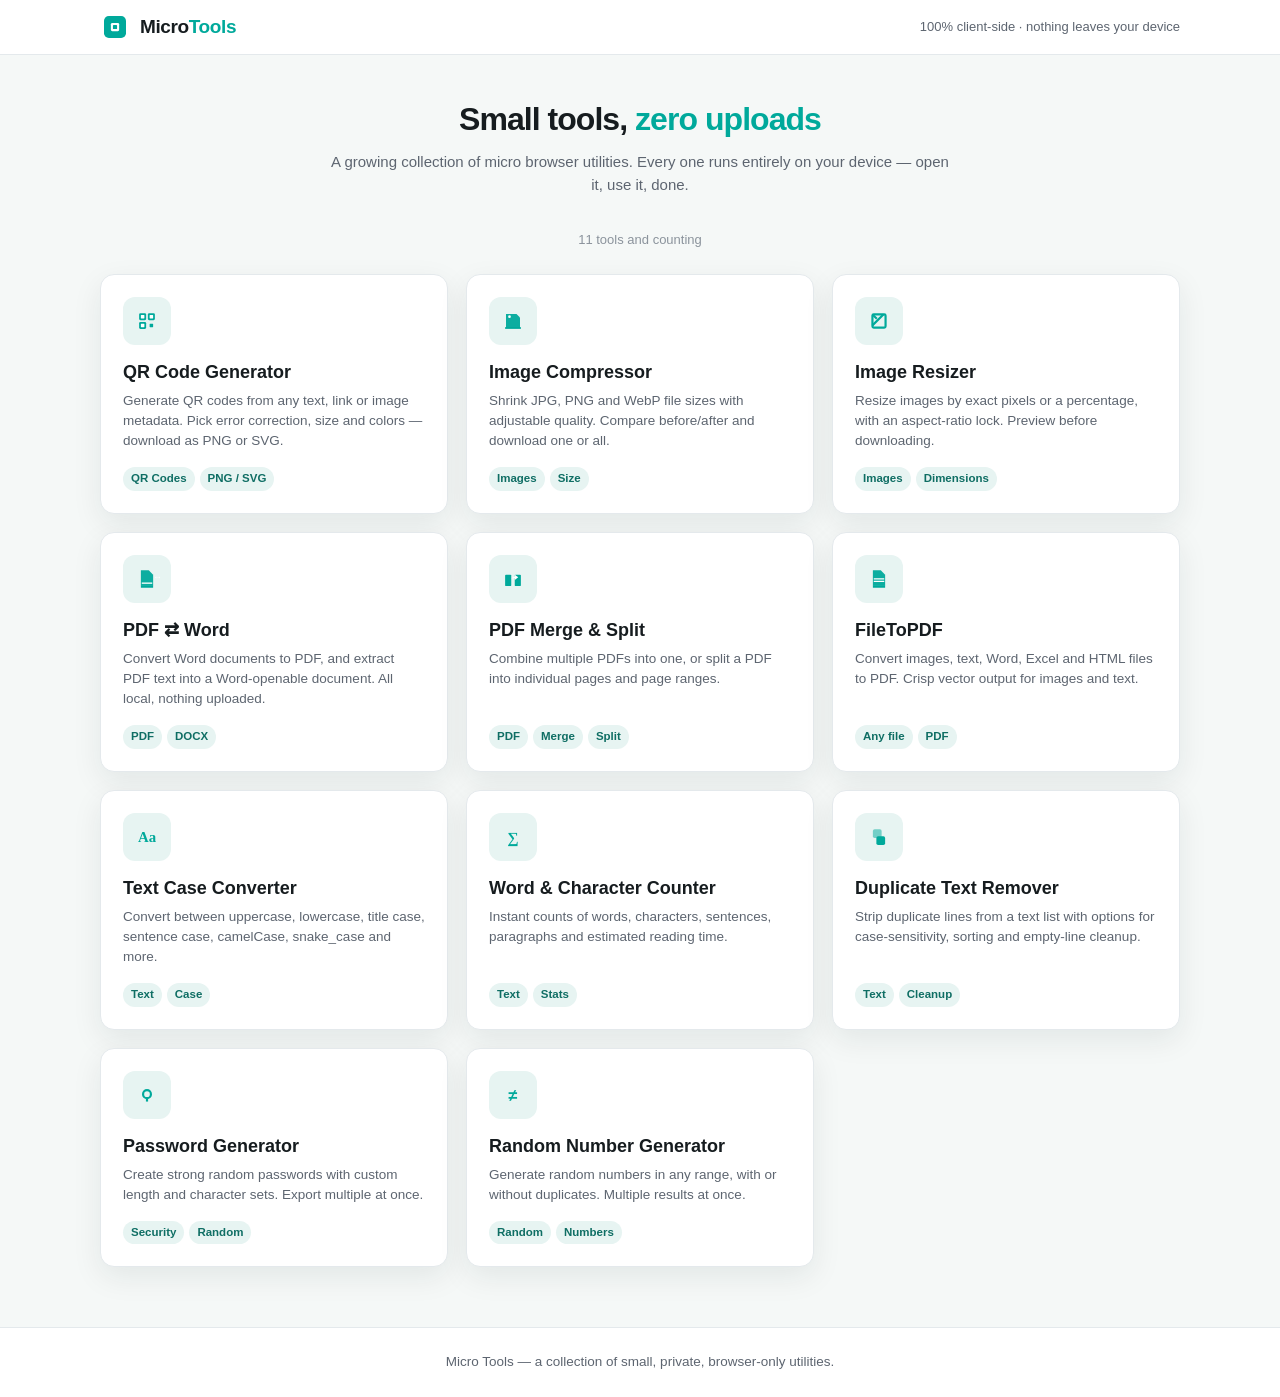
<file: index.html>
<!doctype html>
<html lang="en">
<head>
  <meta charset="utf-8">
  <meta name="viewport" content="width=device-width, initial-scale=1">
  <meta name="description" content="Micro tools — a collection of small, 100% client-side browser utilities. Files never leave your device.">
  <title>Micro Tools</title>
  <link rel="icon" href="data:image/svg+xml,%3Csvg xmlns='http://www.w3.org/2000/svg' viewBox='0 0 64 64'%3E%3Crect width='64' height='64' rx='14' fill='%2300a99b'/%3E%3Crect x='20' y='20' width='24' height='24' rx='4' fill='%23fff'/%3E%3Crect x='26' y='26' width='12' height='12' rx='2' fill='%2300a99b'/%3E%3C/svg%3E">
  <style>
    :root {
      --teal: #00a99b; --teal-tint: #e7f4f2; --teal-deep: #0f6e64;
      --ink: #161c1f; --muted: #5d6570; --faint: #8b939c;
      --line: #e4e9ec; --surface: #ffffff; --bg: #f5f8f7;
      --radius: 14px; --shadow: 0 10px 30px rgba(8,43,38,.08);
    }
    * { box-sizing: border-box; }
    html, body { margin: 0; padding: 0; }
    body {
      font-family: -apple-system, BlinkMacSystemFont, "Segoe UI", Roboto, "Helvetica Neue", Arial, sans-serif;
      color: var(--ink); background: var(--bg); line-height: 1.5; -webkit-font-smoothing: antialiased;
    }
    .topbar { position: sticky; top: 0; z-index: 20; background: var(--surface); border-bottom: 1px solid var(--line); }
    .topbar-inner { max-width: 1120px; margin: 0 auto; padding: 12px 20px; display: flex; align-items: center; gap: 10px; }
    .brand { display: inline-flex; align-items: center; gap: 10px; color: var(--ink); text-decoration: none; }
    .brand-mark { display: grid; place-items: center; width: 30px; height: 30px; border-radius: 8px; }
    .brand-name { font-size: 19px; font-weight: 700; letter-spacing: -.02em; }
    .brand-name span { color: var(--teal); }
    .topbar-note { margin-left: auto; font-size: 13px; color: var(--muted); }
    .wrap { max-width: 1120px; margin: 0 auto; padding: 40px 20px 60px; }
    .hero-title { font-size: 32px; font-weight: 800; letter-spacing: -.03em; margin: 0 0 8px; text-align: center; }
    .hero-title .accent { color: var(--teal); }
    .hero-sub { text-align: center; color: var(--muted); font-size: 15px; max-width: 620px; margin: 0 auto 34px; }
    .count { text-align: center; font-size: 13px; color: var(--faint); margin-bottom: 24px; }
    .grid { display: grid; grid-template-columns: repeat(3, 1fr); gap: 18px; }
    .card {
      background: var(--surface); border: 1px solid var(--line); border-radius: var(--radius);
      padding: 22px; text-decoration: none; color: inherit; box-shadow: var(--shadow);
      display: flex; flex-direction: column; transition: transform .16s ease, box-shadow .16s ease, border-color .16s ease;
    }
    .card:hover { transform: translateY(-3px); box-shadow: 0 16px 36px rgba(8,43,38,.14); border-color: var(--teal); }
    .card-icon { width: 48px; height: 48px; border-radius: 12px; display: grid; place-items: center; margin-bottom: 14px; }
    .card-title { font-size: 18px; font-weight: 700; margin: 0 0 5px; }
    .card-desc { font-size: 13.5px; color: var(--muted); margin: 0 0 16px; flex: 1; }
    .card-tags { display: flex; flex-wrap: wrap; gap: 5px; }
    .tag {
      display: inline-block; font-size: 11.5px; font-weight: 600; padding: 3px 8px;
      border-radius: 999px; background: var(--teal-tint); color: var(--teal-deep);
    }
    .arrow { margin-left: auto; font-size: 18px; color: var(--teal); font-weight: 700; align-self: center; }
    .footer { border-top: 1px solid var(--line); background: var(--surface); padding: 24px 20px; text-align: center; color: var(--muted); font-size: 13.5px; }
    @media (max-width: 900px) { .grid { grid-template-columns: repeat(2, 1fr); } }
    @media (max-width: 620px) { .grid { grid-template-columns: 1fr; } .topbar-note { display: none; } }
  </style>
</head>
<body>
  <header class="topbar">
    <div class="topbar-inner">
      <a class="brand" href="./">
        <span class="brand-mark">
          <svg viewBox="0 0 64 64" width="22" height="22">
            <rect width="64" height="64" rx="14" fill="#00a99b"/>
            <rect x="20" y="20" width="24" height="24" rx="4" fill="#fff"/>
            <rect x="26" y="26" width="12" height="12" rx="2" fill="#00a99b"/>
          </svg>
        </span>
        <span class="brand-name">Micro<span>Tools</span></span>
      </a>
      <div class="topbar-note">100% client-side · nothing leaves your device</div>
    </div>
  </header>

  <main class="wrap">
    <h1 class="hero-title">Small tools, <span class="accent">zero uploads</span></h1>
    <p class="hero-sub">A growing collection of micro browser utilities. Every one runs entirely on your device — open it, use it, done.</p>
    <p class="count">11 tools and counting</p>

    <div class="grid">
      <a class="card" href="./qr/">
        <div class="card-icon" style="background:var(--teal-tint)">
          <svg viewBox="0 0 64 64" width="28" height="28">
            <rect x="14" y="14" width="16" height="16" rx="3" fill="#00a99b"/>
            <rect x="34" y="14" width="16" height="16" rx="3" fill="#00a99b"/>
            <rect x="14" y="34" width="16" height="16" rx="3" fill="#00a99b"/>
            <rect x="38" y="38" width="8" height="8" rx="1" fill="#00a99b"/>
            <rect x="18" y="18" width="8" height="8" rx="1" fill="#fff"/>
            <rect x="38" y="18" width="8" height="8" rx="1" fill="#fff"/>
            <rect x="18" y="38" width="8" height="8" rx="1" fill="#fff"/>
          </svg>
        </div>
        <h2 class="card-title">QR Code Generator</h2>
        <p class="card-desc">Generate QR codes from any text, link or image metadata. Pick error correction, size and colors — download as PNG or SVG.</p>
        <div class="card-tags"><span class="tag">QR Codes</span><span class="tag">PNG / SVG</span></div>
      </a>

      <a class="card" href="./image-compressor/">
        <div class="card-icon" style="background:var(--teal-tint)">
          <svg viewBox="0 0 64 64" width="28" height="28">
            <path d="M16 16h24l8 8v24H16z" fill="#00a99b" opacity=".95"/>
            <path d="M14 50h36v-4H14z" fill="#00a99b"/>
            <circle cx="24" cy="22" r="3" fill="#fff"/>
          </svg>
        </div>
        <h2 class="card-title">Image Compressor</h2>
        <p class="card-desc">Shrink JPG, PNG and WebP file sizes with adjustable quality. Compare before/after and download one or all.</p>
        <div class="card-tags"><span class="tag">Images</span><span class="tag">Size</span></div>
      </a>

      <a class="card" href="./image-resizer/">
        <div class="card-icon" style="background:var(--teal-tint)">
          <svg viewBox="0 0 64 64" width="28" height="28">
            <rect x="17" y="17" width="30" height="30" rx="3" fill="none" stroke="#00a99b" stroke-width="5"/>
            <path d="M17 17l10 10M17 42l25-25M42 17L17 42" stroke="#00a99b" stroke-width="5"/>
          </svg>
        </div>
        <h2 class="card-title">Image Resizer</h2>
        <p class="card-desc">Resize images by exact pixels or a percentage, with an aspect-ratio lock. Preview before downloading.</p>
        <div class="card-tags"><span class="tag">Images</span><span class="tag">Dimensions</span></div>
      </a>

      <a class="card" href="./pdf-converter/">
        <div class="card-icon" style="background:var(--teal-tint)">
          <svg viewBox="0 0 64 64" width="28" height="28">
            <path d="M18 46h28v6H18z" fill="#00a99b"/>
            <path d="M18 12h18l10 10v24H18z" fill="#00a99b" opacity=".95"/>
            <path d="M20 40h24v3H20z" fill="#fff"/>
            <text x="46" y="34" font-size="20" font-weight="bold" fill="#fff">↔</text>
          </svg>
        </div>
        <h2 class="card-title">PDF ⇄ Word</h2>
        <p class="card-desc">Convert Word documents to PDF, and extract PDF text into a Word-openable document. All local, nothing uploaded.</p>
        <div class="card-tags"><span class="tag">PDF</span><span class="tag">DOCX</span></div>
      </a>

      <a class="card" href="./pdf-merge-split/">
        <div class="card-icon" style="background:var(--teal-tint)">
          <svg viewBox="0 0 64 64" width="28" height="28">
            <rect x="14" y="22" width="14" height="26" rx="2" fill="#00a99b"/>
            <rect x="36" y="22" width="14" height="26" rx="2" fill="#00a99b"/>
            <path d="M28 30l8-4v-4l8 6-8 6v-4z" fill="#fff"/>
          </svg>
        </div>
        <h2 class="card-title">PDF Merge &amp; Split</h2>
        <p class="card-desc">Combine multiple PDFs into one, or split a PDF into individual pages and page ranges.</p>
        <div class="card-tags"><span class="tag">PDF</span><span class="tag">Merge</span><span class="tag">Split</span></div>
      </a>

      <a class="card" href="./wordtopdf/">
        <div class="card-icon" style="background:var(--teal-tint)">
          <svg viewBox="0 0 64 64" width="28" height="28">
            <path d="M18 46h28v6H18z" fill="#00a99b"/>
            <path d="M18 12h18l10 10v24H18z" fill="#00a99b" opacity=".95"/>
            <path d="M20 30h24v3H20zm0 6h24v3H20z" fill="#fff"/>
          </svg>
        </div>
        <h2 class="card-title">FileToPDF</h2>
        <p class="card-desc">Convert images, text, Word, Excel and HTML files to PDF. Crisp vector output for images and text.</p>
        <div class="card-tags"><span class="tag">Any file</span><span class="tag">PDF</span></div>
      </a>

      <a class="card" href="./text-case/">
        <div class="card-icon" style="background:var(--teal-tint)">
          <svg viewBox="0 0 64 64" width="28" height="28">
            <text x="32" y="44" font-size="34" font-weight="bold" text-anchor="middle" fill="#00a99b" font-family="Georgia,serif">Aa</text>
          </svg>
        </div>
        <h2 class="card-title">Text Case Converter</h2>
        <p class="card-desc">Convert between uppercase, lowercase, title case, sentence case, camelCase, snake_case and more.</p>
        <div class="card-tags"><span class="tag">Text</span><span class="tag">Case</span></div>
      </a>

      <a class="card" href="./word-counter/">
        <div class="card-icon" style="background:var(--teal-tint)">
          <svg viewBox="0 0 64 64" width="28" height="28">
            <text x="32" y="46" font-size="36" font-weight="bold" text-anchor="middle" fill="#00a99b" font-family="Georgia,serif">∑</text>
          </svg>
        </div>
        <h2 class="card-title">Word &amp; Character Counter</h2>
        <p class="card-desc">Instant counts of words, characters, sentences, paragraphs and estimated reading time.</p>
        <div class="card-tags"><span class="tag">Text</span><span class="tag">Stats</span></div>
      </a>

      <a class="card" href="./duplicate-remover/">
        <div class="card-icon" style="background:var(--teal-tint)">
          <svg viewBox="0 0 64 64" width="28" height="28">
            <rect x="18" y="14" width="20" height="20" rx="4" fill="#00a99b" opacity=".5"/>
            <rect x="26" y="30" width="20" height="20" rx="4" fill="#00a99b"/>
          </svg>
        </div>
        <h2 class="card-title">Duplicate Text Remover</h2>
        <p class="card-desc">Strip duplicate lines from a text list with options for case-sensitivity, sorting and empty-line cleanup.</p>
        <div class="card-tags"><span class="tag">Text</span><span class="tag">Cleanup</span></div>
      </a>

      <a class="card" href="./password-generator/">
        <div class="card-icon" style="background:var(--teal-tint)">
          <svg viewBox="0 0 64 64" width="28" height="28">
            <circle cx="32" cy="30" r="9" fill="none" stroke="#00a99b" stroke-width="5"/>
            <path d="M32 37v10" stroke="#00a99b" stroke-width="5"/>
          </svg>
        </div>
        <h2 class="card-title">Password Generator</h2>
        <p class="card-desc">Create strong random passwords with custom length and character sets. Export multiple at once.</p>
        <div class="card-tags"><span class="tag">Security</span><span class="tag">Random</span></div>
      </a>

      <a class="card" href="./random-number/">
        <div class="card-icon" style="background:var(--teal-tint)">
          <svg viewBox="0 0 64 64" width="28" height="28">
            <text x="32" y="46" font-size="38" font-weight="bold" text-anchor="middle" fill="#00a99b" font-family="Menlo,monospace">≠</text>
          </svg>
        </div>
        <h2 class="card-title">Random Number Generator</h2>
        <p class="card-desc">Generate random numbers in any range, with or without duplicates. Multiple results at once.</p>
        <div class="card-tags"><span class="tag">Random</span><span class="tag">Numbers</span></div>
      </a>
    </div>
  </main>

  <footer class="footer">
    Micro Tools — a collection of small, private, browser-only utilities.
  </footer>
</body>
</html>
</file>
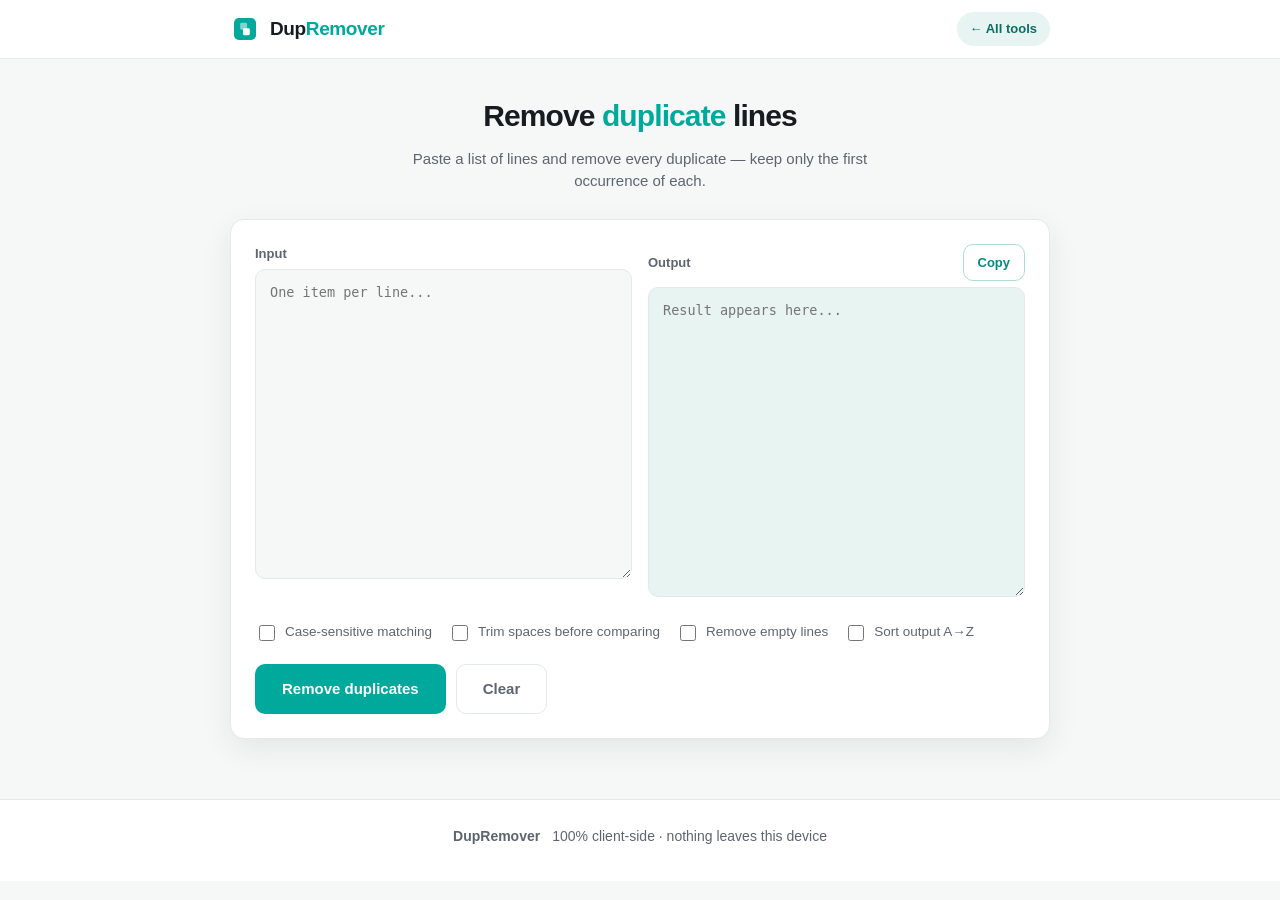
<file: duplicate-remover/index.html>
<!doctype html>
<html lang="en">
<head>
  <meta charset="utf-8">
  <meta name="viewport" content="width=device-width, initial-scale=1">
  <meta name="description" content="DupRemover — remove duplicate lines from text, with optional case-sensitivity, sorting and empty-line cleanup. 100% in your browser.">
  <title>DupRemover — Remove Duplicate Text</title>
  <link rel="icon" href="data:image/svg+xml,%3Csvg xmlns='http://www.w3.org/2000/svg' viewBox='0 0 64 64'%3E%3Crect width='64' height='64' rx='14' fill='%2300a99b'/%3E%3Crect x='18' y='14' width='20' height='20' rx='4' fill='%23fff' opacity='.5'/%3E%3Crect x='26' y='30' width='20' height='20' rx='4' fill='%23fff'/%3E%3C/svg%3E">
  <link rel="stylesheet" href="css/style.css">
</head>
<body>
  <header class="topbar">
    <div class="topbar-inner">
      <a class="brand" href="../" aria-label="Micro tools home">
        <span class="brand-mark" aria-hidden="true">
          <svg viewBox="0 0 64 64" width="22" height="22">
            <rect width="64" height="64" rx="14" fill="#00a99b"/>
            <rect x="18" y="14" width="20" height="20" rx="4" fill="#fff" opacity=".5"/>
            <rect x="26" y="30" width="20" height="20" rx="4" fill="#fff"/>
          </svg>
        </span>
        <span class="brand-name">Dup<span>Remover</span></span>
      </a>
      <a class="back-link" href="../">← All tools</a>
    </div>
  </header>

  <main class="wrap">
    <section class="hero">
      <h1 class="hero-title">Remove <span class="accent">duplicate</span> lines</h1>
      <p class="hero-sub">Paste a list of lines and remove every duplicate — keep only the first occurrence of each.</p>

      <div class="panel">
        <div class="duo">
          <div class="col">
            <div class="col-head">
              <label class="field-label" for="inputText">Input</label>
              <span id="inputCount" class="mini-count"></span>
            </div>
            <textarea id="inputText" class="text-input" rows="14" placeholder="One item per line..." spellcheck="false"></textarea>
          </div>
          <div class="col">
            <div class="col-head">
              <label class="field-label" for="outputText">Output</label>
              <button type="button" id="copyBtn" class="btn btn-secondary btn-small">Copy</button>
            </div>
            <textarea id="outputText" class="text-input" rows="14" placeholder="Result appears here..." spellcheck="false" readonly></textarea>
          </div>
        </div>

        <div class="options-row">
          <label class="check"><input type="checkbox" id="caseSensitive"> Case-sensitive matching</label>
          <label class="check"><input type="checkbox" id="trimSpaces"> Trim spaces before comparing</label>
          <label class="check"><input type="checkbox" id="removeEmpty"> Remove empty lines</label>
          <label class="check"><input type="checkbox" id="sortOutput"> Sort output A→Z</label>
        </div>

        <div class="actions">
          <button type="button" id="processBtn" class="btn btn-primary btn-lg">Remove duplicates</button>
          <button type="button" id="clearBtn" class="btn btn-ghost btn-lg">Clear</button>
        </div>
      </div>
    </section>
  </main>

  <footer class="footer">
    <div class="footer-top"><strong>DupRemover</strong><span>100% client-side · nothing leaves this device</span></div>
  </footer>

  <div id="toastHost" class="toast-host" aria-live="assertive"></div>

  <script src="js/app.js"></script>
</body>
</html>
</file>
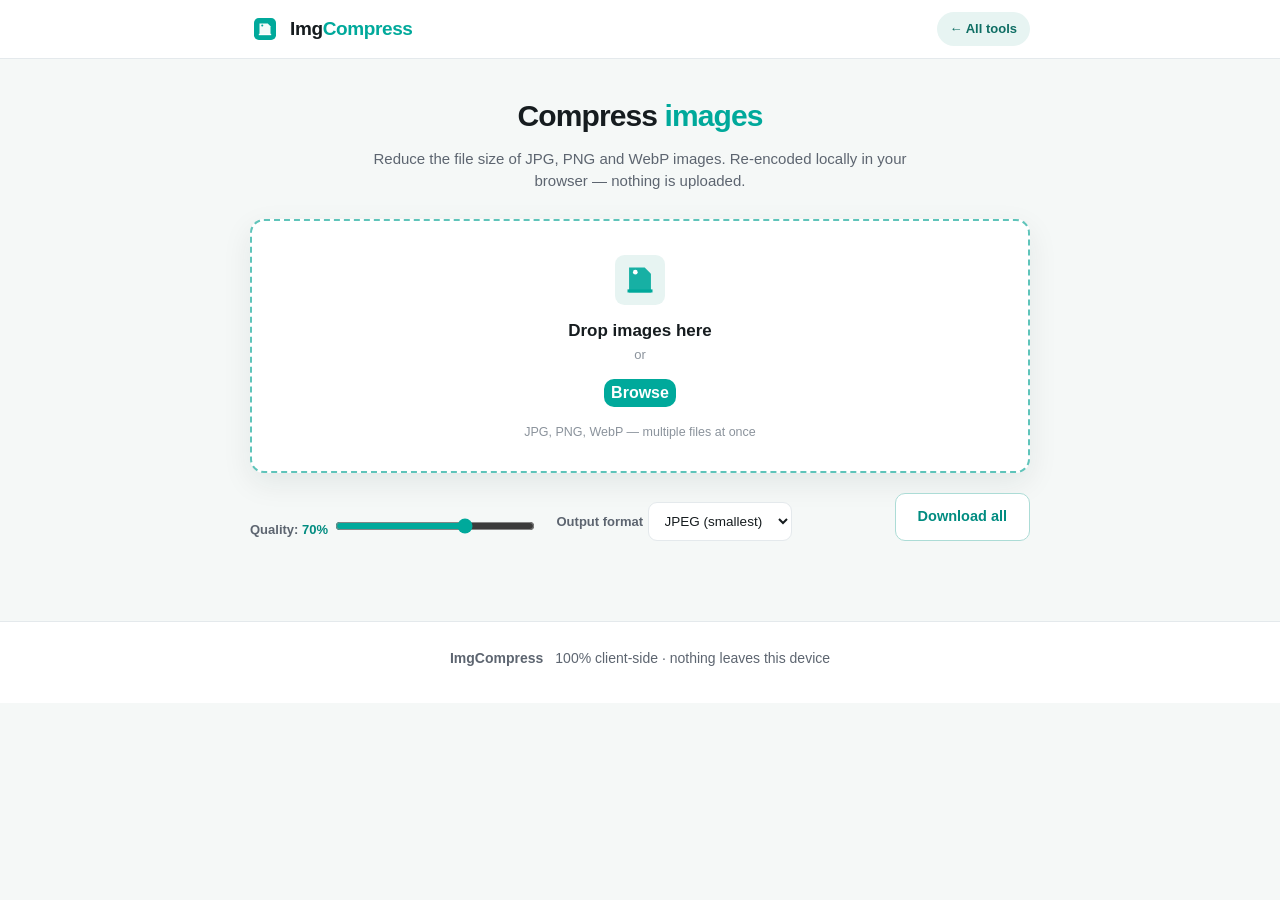
<file: image-compressor/index.html>
<!doctype html>
<html lang="en">
<head>
  <meta charset="utf-8">
  <meta name="viewport" content="width=device-width, initial-scale=1">
  <meta name="description" content="ImgCompress — compress images (JPG, PNG, WebP) right in your browser with adjustable quality. Nothing is ever uploaded.">
  <title>ImgCompress — Image Compressor</title>
  <link rel="icon" href="data:image/svg+xml,%3Csvg xmlns='http://www.w3.org/2000/svg' viewBox='0 0 64 64'%3E%3Crect width='64' height='64' rx='14' fill='%2300a99b'/%3E%3Cpath d='M16 16h24l8 8v24H16z' fill='%23fff' opacity='.95'/%3E%3Cpath d='M14 50h36v-4H14z' fill='%23fff'/%3E%3Ccircle cx='24' cy='22' r='3' fill='%2300a99b'/%3E%3C/svg%3E">
  <link rel="stylesheet" href="css/style.css">
</head>
<body>
  <header class="topbar">
    <div class="topbar-inner">
      <a class="brand" href="../" aria-label="Micro tools home">
        <span class="brand-mark" aria-hidden="true">
          <svg viewBox="0 0 64 64" width="22" height="22">
            <rect width="64" height="64" rx="14" fill="#00a99b"/>
            <path d="M16 16h24l8 8v24H16z" fill="#fff" opacity=".95"/>
            <path d="M14 50h36v-4H14z" fill="#fff"/>
            <circle cx="24" cy="22" r="3" fill="#00a99b"/>
          </svg>
        </span>
        <span class="brand-name">Img<span>Compress</span></span>
      </a>
      <a class="back-link" href="../">← All tools</a>
    </div>
  </header>

  <main class="wrap">
    <section class="hero">
      <h1 class="hero-title">Compress <span class="accent">images</span></h1>
      <p class="hero-sub">Reduce the file size of JPG, PNG and WebP images. Re-encoded locally in your browser — nothing is uploaded.</p>

      <div id="dropzone" class="dropzone" role="button" tabindex="0" aria-label="Drop images here or browse">
        <input type="file" id="fileInput" accept="image/*" multiple hidden aria-hidden="true" tabindex="-1">
        <svg class="dz-icon" viewBox="0 0 64 64" width="50" height="50" aria-hidden="true">
          <rect width="64" height="64" rx="12" fill="#e7f4f2"/>
          <path d="M18 16h20l8 8v24H18z" fill="#00a99b" opacity=".9"/>
          <path d="M16 48h32v-4H16z" fill="#00a99b"/>
          <circle cx="26" cy="22" r="3" fill="#fff"/>
        </svg>
        <p class="dz-title"><strong>Drop images here</strong></p>
        <p class="dz-sub">or</p>
        <button type="button" id="browseBtn" class="btn btn-primary">Browse</button>
        <p class="dz-hint">JPG, PNG, WebP — multiple files at once</p>
      </div>

      <div class="controls">
        <div class="control">
          <label class="field-label" for="qualityRange">Quality: <span id="qualityVal" class="val">70%</span></label>
          <input type="range" id="qualityRange" min="10" max="100" value="70">
        </div>
        <div class="control">
          <label class="field-label" for="formatSel">Output format</label>
          <select id="formatSel">
            <option value="jpeg" selected>JPEG (smallest)</option>
            <option value="webp">WebP</option>
            <option value="png">PNG</option>
          </select>
        </div>
        <button type="button" id="downloadAllBtn" class="btn btn-secondary btn-lg">Download all</button>
      </div>

      <div id="fileList" class="file-list"></div>
    </section>
  </main>

  <footer class="footer">
    <div class="footer-top"><strong>ImgCompress</strong><span>100% client-side · nothing leaves this device</span></div>
  </footer>

  <div id="toastHost" class="toast-host" aria-live="assertive"></div>

  <script src="js/app.js"></script>
</body>
</html>
</file>
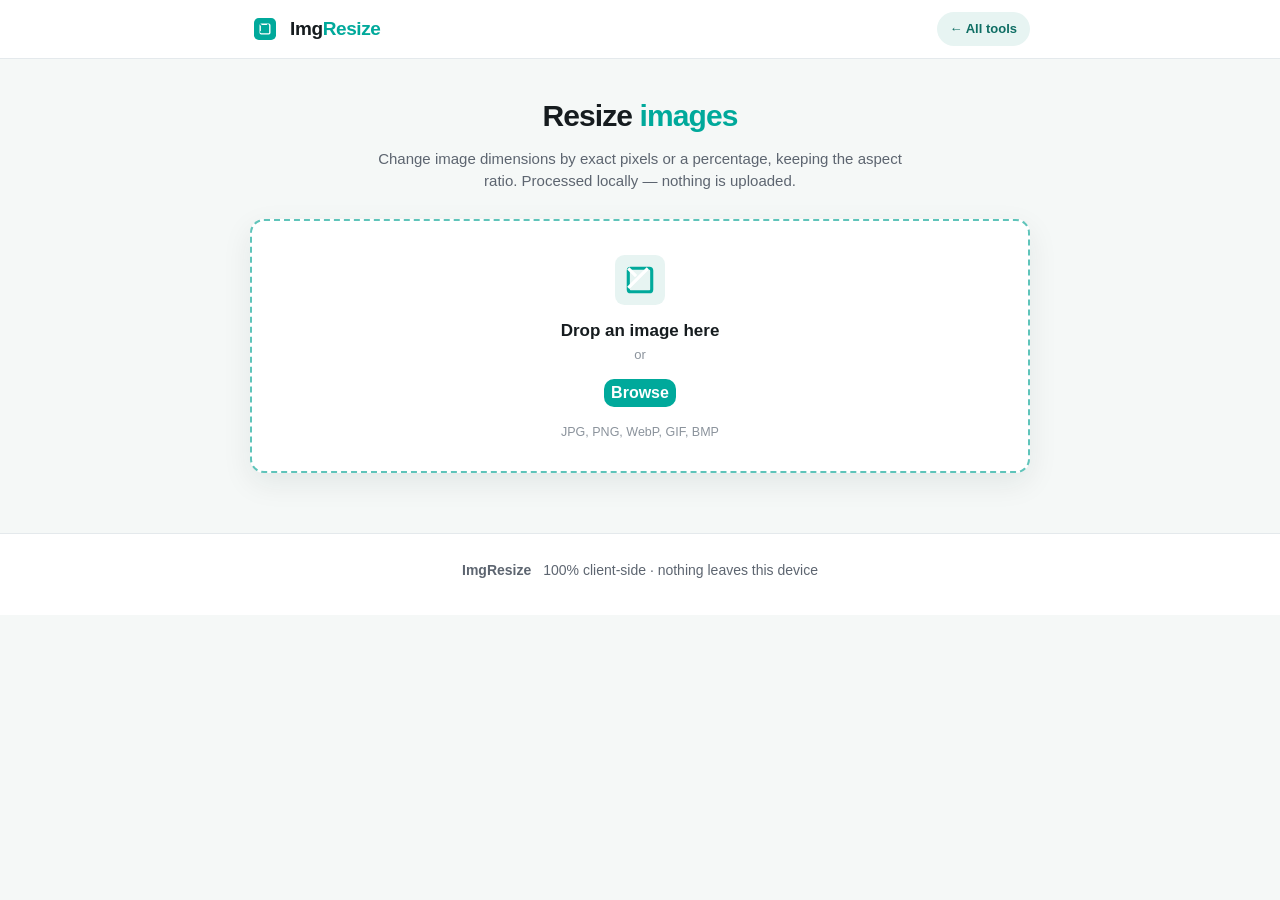
<file: image-resizer/index.html>
<!doctype html>
<html lang="en">
<head>
  <meta charset="utf-8">
  <meta name="viewport" content="width=device-width, initial-scale=1">
  <meta name="description" content="ImgResize — resize images by exact dimensions or a percentage, with aspect-ratio lock. 100% in your browser, nothing is uploaded.">
  <title>ImgResize — Image Resizer</title>
  <link rel="icon" href="data:image/svg+xml,%3Csvg xmlns='http://www.w3.org/2000/svg' viewBox='0 0 64 64'%3E%3Crect width='64' height='64' rx='14' fill='%2300a99b'/%3E%3Crect x='18' y='18' width='28' height='28' rx='3' fill='none' stroke='%23fff' stroke-width='4'/%3E%3Cpath d='M18 18l10 10M18 42l24-24M42 18L18 42' stroke='%2300a99b' stroke-width='4'/%3E%3C/svg%3E">
  <link rel="stylesheet" href="css/style.css">
</head>
<body>
  <header class="topbar">
    <div class="topbar-inner">
      <a class="brand" href="../" aria-label="Micro tools home">
        <span class="brand-mark" aria-hidden="true">
          <svg viewBox="0 0 64 64" width="22" height="22">
            <rect width="64" height="64" rx="14" fill="#00a99b"/>
            <rect x="18" y="18" width="28" height="28" rx="3" fill="none" stroke="#fff" stroke-width="4"/>
            <path d="M18 18l10 10M18 42l24-24M42 18L18 42" stroke="#00a99b" stroke-width="4"/>
          </svg>
        </span>
        <span class="brand-name">Img<span>Resize</span></span>
      </a>
      <a class="back-link" href="../">← All tools</a>
    </div>
  </header>

  <main class="wrap">
    <section class="hero">
      <h1 class="hero-title">Resize <span class="accent">images</span></h1>
      <p class="hero-sub">Change image dimensions by exact pixels or a percentage, keeping the aspect ratio. Processed locally — nothing is uploaded.</p>

      <div id="dropzone" class="dropzone" role="button" tabindex="0" aria-label="Drop an image here or browse">
        <input type="file" id="fileInput" accept="image/*" hidden aria-hidden="true" tabindex="-1">
        <svg class="dz-icon" viewBox="0 0 64 64" width="50" height="50" aria-hidden="true">
          <rect width="64" height="64" rx="12" fill="#e7f4f2"/>
          <rect x="17" y="17" width="30" height="30" rx="3" fill="none" stroke="#00a99b" stroke-width="4"/>
          <path d="M17 17l10 10M17 42l25-25M42 17L17 42" stroke="#fff" stroke-width="4"/>
        </svg>
        <p class="dz-title"><strong>Drop an image here</strong></p>
        <p class="dz-sub">or</p>
        <button type="button" id="browseBtn" class="btn btn-primary">Browse</button>
        <p class="dz-hint">JPG, PNG, WebP, GIF, BMP</p>
      </div>

      <div class="editor panel hidden" id="editor">
        <div class="editor-main">
          <div class="preview">
            <img id="previewImg" alt="Preview">
            <div class="dims" id="origDims"></div>
          </div>
          <div class="editor-controls">
            <div class="mode-btns">
              <button type="button" id="modePixel" class="mode-btn active">Pixels</button>
              <button type="button" id="modePercent" class="mode-btn">Percent</button>
            </div>
            <div class="dim-row" id="dimRowPixel">
              <div class="dim">
                <label for="newWidth">Width</label>
                <input type="number" id="newWidth" class="dim-input" min="1">
              </div>
              <span class="dim-x">×</span>
              <div class="dim">
                <label for="newHeight">Height</label>
                <input type="number" id="newHeight" class="dim-input" min="1">
              </div>
            </div>
            <div class="dim-row hidden" id="dimRowPercent">
              <div class="dim">
                <label for="percentVal">Percent %</label>
                <input type="number" id="percentVal" class="dim-input" min="1" max="1000" value="50">
              </div>
            </div>
            <label class="check"><input type="checkbox" id="keepRatio" checked> Keep aspect ratio</label>
            <label class="field-label" for="resizeFormat">Output format</label>
            <select id="resizeFormat">
              <option value="jpeg">JPEG</option>
              <option value="png">PNG</option>
              <option value="webp">WebP</option>
            </select>
            <div class="new-dims" id="newDims"></div>
            <button type="button" id="resizeBtn" class="btn btn-primary btn-lg">Resize &amp; download</button>
            <button type="button" id="resetBtn" class="btn btn-ghost btn-lg">New image</button>
          </div>
        </div>
      </div>
    </section>
  </main>

  <footer class="footer">
    <div class="footer-top"><strong>ImgResize</strong><span>100% client-side · nothing leaves this device</span></div>
  </footer>

  <div id="toastHost" class="toast-host" aria-live="assertive"></div>

  <script src="js/app.js"></script>
</body>
</html>
</file>
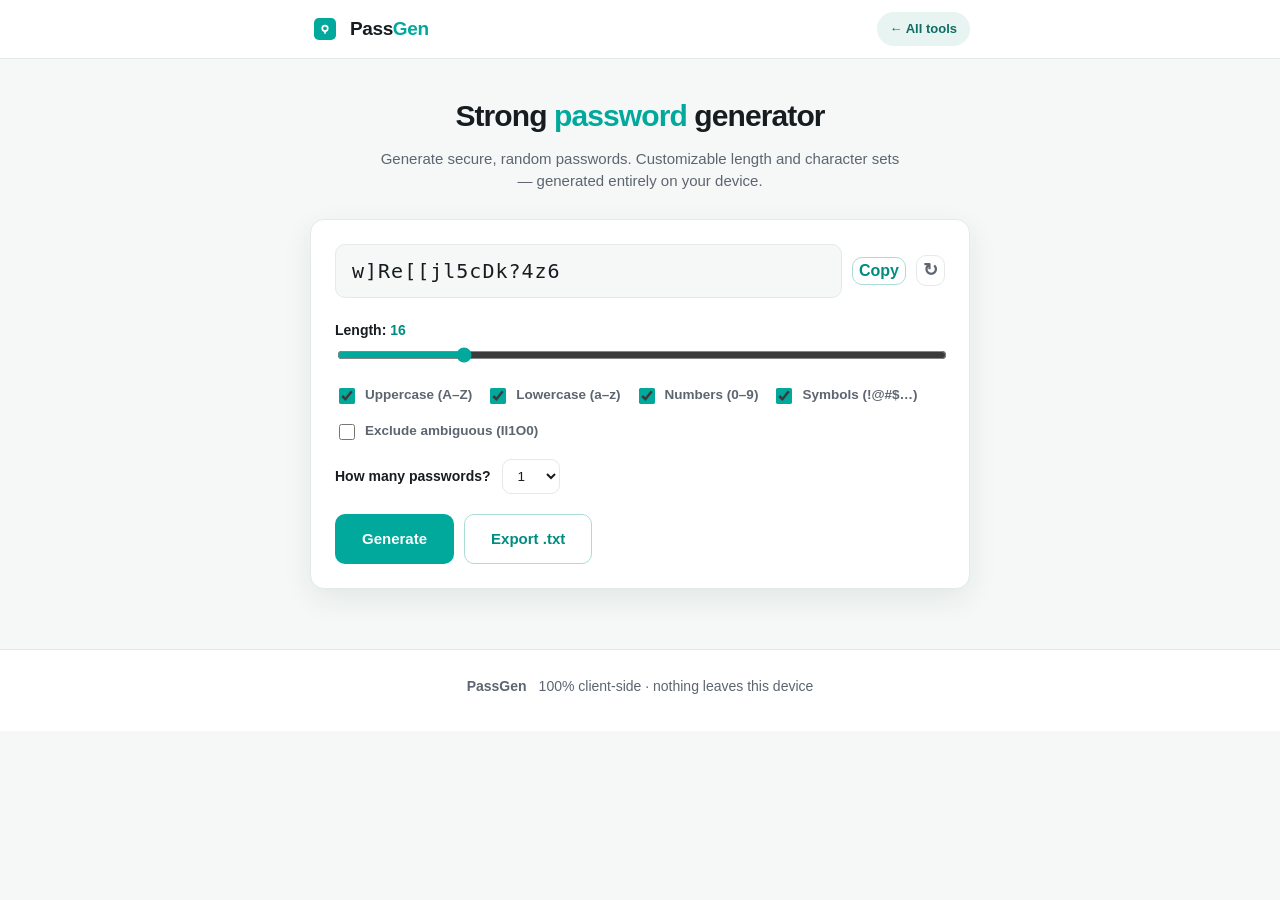
<file: password-generator/index.html>
<!doctype html>
<html lang="en">
<head>
  <meta charset="utf-8">
  <meta name="viewport" content="width=device-width, initial-scale=1">
  <meta name="description" content="PassGen — generate strong random passwords with custom length and character sets. 100% in your browser, nothing is transmitted.">
  <title>PassGen — Password Generator</title>
  <link rel="icon" href="data:image/svg+xml,%3Csvg xmlns='http://www.w3.org/2000/svg' viewBox='0 0 64 64'%3E%3Crect width='64' height='64' rx='14' fill='%2300a99b'/%3E%3Ccircle cx='32' cy='30' r='8' fill='none' stroke='%23fff' stroke-width='5'/%3E%3Cpath d='M32 36v10' stroke='%23fff' stroke-width='5'/%3E%3C/svg%3E">
  <link rel="stylesheet" href="css/style.css">
</head>
<body>
  <header class="topbar">
    <div class="topbar-inner">
      <a class="brand" href="../" aria-label="Micro tools home">
        <span class="brand-mark" aria-hidden="true">
          <svg viewBox="0 0 64 64" width="22" height="22">
            <rect width="64" height="64" rx="14" fill="#00a99b"/>
            <circle cx="32" cy="30" r="8" fill="none" stroke="#fff" stroke-width="5"/>
            <path d="M32 36v10" stroke="#fff" stroke-width="5"/>
          </svg>
        </span>
        <span class="brand-name">Pass<span>Gen</span></span>
      </a>
      <a class="back-link" href="../">← All tools</a>
    </div>
  </header>

  <main class="wrap">
    <section class="hero">
      <h1 class="hero-title">Strong <span class="accent">password</span> generator</h1>
      <p class="hero-sub">Generate secure, random passwords. Customizable length and character sets — generated entirely on your device.</p>

      <div class="panel">
        <div class="password-box">
          <input type="text" id="passwordField" class="password-field" readonly aria-label="Generated password">
          <button type="button" id="copyBtn" class="btn btn-secondary">Copy</button>
          <button type="button" id="regenerateBtn" class="btn btn-ghost">↻</button>
        </div>

        <div class="options">
          <div class="opt-row">
            <label for="lengthRange">Length: <span id="lengthVal" class="val">16</span></label>
            <input type="range" id="lengthRange" min="4" max="64" value="16">
          </div>

          <div class="opt-row cols">
            <label class="check"><input type="checkbox" id="uc" checked> Uppercase (A–Z)</label>
            <label class="check"><input type="checkbox" id="lc" checked> Lowercase (a–z)</label>
            <label class="check"><input type="checkbox" id="num" checked> Numbers (0–9)</label>
            <label class="check"><input type="checkbox" id="sym" checked> Symbols (!@#$…)</label>
            <label class="check"><input type="checkbox" id="ambiguous"> Exclude ambiguous (Il1O0)</label>
          </div>

          <div class="opt-row">
            <label class="field-inline" for="countSel">How many passwords?</label>
            <select id="countSel">
              <option value="1" selected>1</option>
              <option value="5">5</option>
              <option value="10">10</option>
              <option value="20">20</option>
            </select>
          </div>
        </div>

        <div id="batchResults" class="batch-results hidden"></div>

        <div class="actions">
          <button type="button" id="generateBtn" class="btn btn-primary btn-lg">Generate</button>
          <button type="button" id="downloadBtn" class="btn btn-secondary btn-lg">Export .txt</button>
        </div>
      </div>
    </section>
  </main>

  <footer class="footer">
    <div class="footer-top"><strong>PassGen</strong><span>100% client-side · nothing leaves this device</span></div>
  </footer>

  <div id="toastHost" class="toast-host" aria-live="assertive"></div>

  <script src="js/app.js"></script>
</body>
</html>
</file>
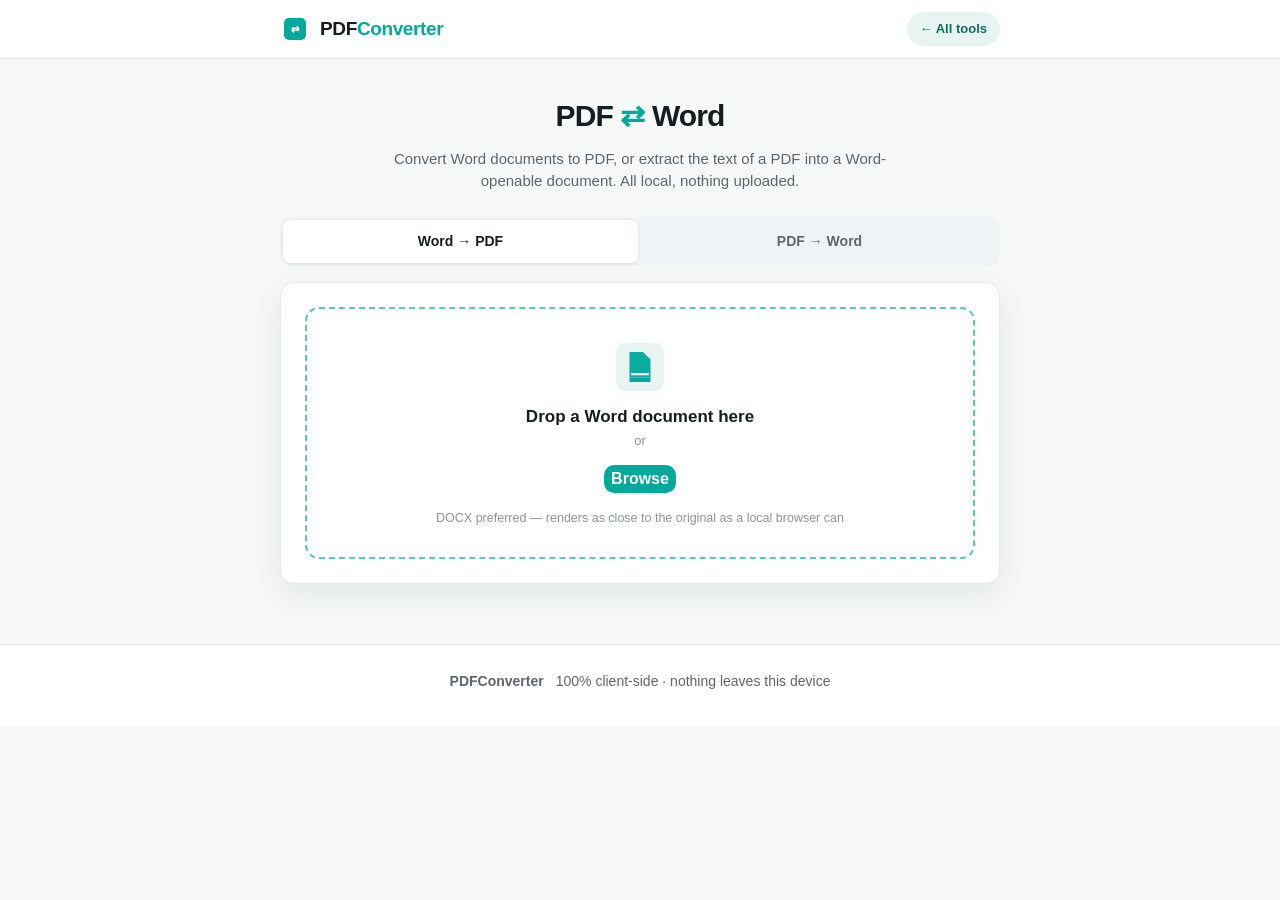
<file: pdf-converter/index.html>
<!doctype html>
<html lang="en">
<head>
  <meta charset="utf-8">
  <meta name="viewport" content="width=device-width, initial-scale=1">
  <meta name="description" content="PDFConverter — convert Word documents to PDF and PDF files to Word. 100% in your browser, nothing is uploaded.">
  <title>PDFConverter — PDF ⇄ Word</title>
  <link rel="icon" href="data:image/svg+xml,%3Csvg xmlns='http://www.w3.org/2000/svg' viewBox='0 0 64 64'%3E%3Crect width='64' height='64' rx='14' fill='%2300a99b'/%3E%3Ctext x='32' y='44' font-size='30' font-weight='bold' text-anchor='middle' fill='%23fff' font-family='Georgia,serif'%3E⇄%3C/text%3E%3C/svg%3E">
  <link rel="stylesheet" href="css/style.css">
</head>
<body>
  <header class="topbar">
    <div class="topbar-inner">
      <a class="brand" href="../" aria-label="Micro tools home">
        <span class="brand-mark" aria-hidden="true">
          <svg viewBox="0 0 64 64" width="22" height="22">
            <rect width="64" height="64" rx="14" fill="#00a99b"/>
            <text x="32" y="44" font-size="30" font-weight="bold" text-anchor="middle" fill="#fff" font-family="Georgia,serif">⇄</text>
          </svg>
        </span>
        <span class="brand-name">PDF<span>Converter</span></span>
      </a>
      <a class="back-link" href="../">← All tools</a>
    </div>
  </header>

  <main class="wrap">
    <section class="hero">
      <h1 class="hero-title">PDF <span class="accent">⇄</span> Word</h1>
      <p class="hero-sub">Convert Word documents to PDF, or extract the text of a PDF into a Word-openable document. All local, nothing uploaded.</p>

      <div class="tabs" role="tablist">
        <button role="tab" class="tab active" id="tabDocx" aria-selected="true">Word → PDF</button>
        <button role="tab" class="tab" id="tabPdf" aria-selected="false">PDF → Word</button>
      </div>

      <div id="panelDocx" class="panel" role="tabpanel">
        <div id="dropzone" class="dropzone" role="button" tabindex="0" aria-label="Drop a Word document here or browse">
          <input type="file" id="docxInput" accept=".docx,.doc,.docm" hidden aria-hidden="true" tabindex="-1">
          <svg class="dz-icon" viewBox="0 0 64 64" width="48" height="48" aria-hidden="true">
            <rect width="64" height="64" rx="12" fill="#e7f4f2"/>
            <path d="M18 46h28v6H18z" fill="#00a99b"/>
            <path d="M18 12h18l10 10v24H18z" fill="#00a99b" opacity=".95"/>
            <path d="M20 40h24v3H20z" fill="#fff"/>
          </svg>
          <p class="dz-title"><strong>Drop a Word document here</strong></p>
          <p class="dz-sub">or</p>
          <button type="button" id="browseBtn" class="btn btn-primary">Browse</button>
          <p class="dz-hint">DOCX preferred — renders as close to the original as a local browser can</p>
        </div>
        <div id="result" class="result hidden"></div>
        <button type="button" id="downloadBtn" class="btn btn-primary btn-lg hidden">Download PDF</button>
      </div>

      <div id="panelPdf" class="panel hidden" role="tabpanel">
        <div id="dropzonePdf" class="dropzone" role="button" tabindex="0" aria-label="Drop a PDF here or browse">
          <input type="file" id="pdfInput" accept=".pdf" hidden aria-hidden="true" tabindex="-1">
          <svg class="dz-icon" viewBox="0 0 64 64" width="48" height="48" aria-hidden="true">
            <rect width="64" height="64" rx="12" fill="#e7f4f2"/>
            <path d="M18 46h28v6H18z" fill="#00a99b"/>
            <path d="M18 12h18l10 10v24H18z" fill="#00a99b" opacity=".95"/>
            <text x="30" y="36" font-size="18" font-weight="bold" fill="#fff" text-anchor="middle" font-family="Georgia,serif">PDF</text>
          </svg>
          <p class="dz-title"><strong>Drop a PDF here</strong></p>
          <p class="dz-sub">or</p>
          <button type="button" id="browsePdfBtn" class="btn btn-primary">Browse</button>
          <p class="dz-hint">Text is extracted to a Word-openable (.doc) document</p>
        </div>
        <div id="pdfResult" class="result hidden"></div>
        <button type="button" id="downloadDocBtn" class="btn btn-primary btn-lg hidden">Download .doc</button>
        <div class="note">
          <p><strong>Note:</strong> PDF → Word is a text-extraction conversion. Complex layouts, images and tables are not preserved as editable elements — formatting is simplified. For a fully editable and faithful conversion, prefer a tool with server-side rendering.</p>
        </div>
      </div>
    </section>
  </main>

  <footer class="footer">
    <div class="footer-top"><strong>PDFConverter</strong><span>100% client-side · nothing leaves this device</span></div>
  </footer>

  <div id="toastHost" class="toast-host" aria-live="assertive"></div>

  <script src="libs/pdf.min.js"></script>
  <script src="libs/pdf.worker.min.js"></script>
  <script src="libs/pdf-lib.min.js"></script>
  <script src="libs/html2canvas.min.js"></script>
  <script src="libs/jszip.min.js"></script>
  <script src="libs/docx-preview.min.js"></script>
  <script src="js/render.js"></script>
  <script src="js/app.js"></script>
</body>
</html>
</file>
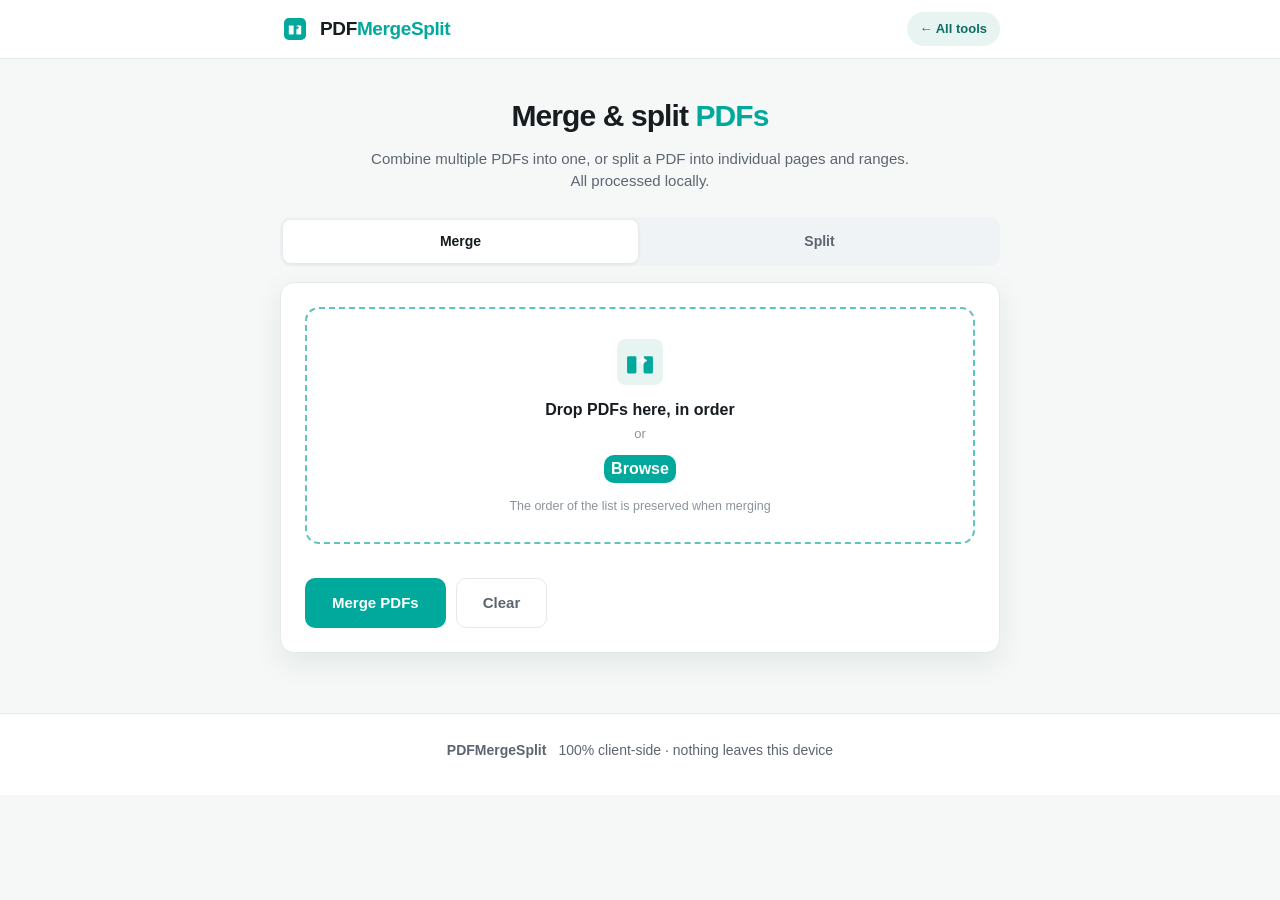
<file: pdf-merge-split/index.html>
<!doctype html>
<html lang="en">
<head>
  <meta charset="utf-8">
  <meta name="viewport" content="width=device-width, initial-scale=1">
  <meta name="description" content="PDFMergeSplit — merge multiple PDFs and split a PDF into pages or ranges. 100% in your browser, nothing is uploaded.">
  <title>PDFMergeSplit — Merge &amp; Split PDFs</title>
  <link rel="icon" href="data:image/svg+xml,%3Csvg xmlns='http://www.w3.org/2000/svg' viewBox='0 0 64 64'%3E%3Crect width='64' height='64' rx='14' fill='%2300a99b'/%3E%3Crect x='14' y='22' width='14' height='26' rx='2' fill='%23fff'/%3E%3Crect x='36' y='22' width='14' height='26' rx='2' fill='%23fff'/%3E%3Cpath d='M28 30l8-4v-4l8 6-8 6v-4z' fill='%2300a99b'/%3E%3C/svg%3E">
  <link rel="stylesheet" href="css/style.css">
</head>
<body>
  <header class="topbar">
    <div class="topbar-inner">
      <a class="brand" href="../" aria-label="Micro tools home">
        <span class="brand-mark" aria-hidden="true">
          <svg viewBox="0 0 64 64" width="22" height="22">
            <rect width="64" height="64" rx="14" fill="#00a99b"/>
            <rect x="14" y="22" width="14" height="26" rx="2" fill="#fff"/>
            <rect x="36" y="22" width="14" height="26" rx="2" fill="#fff"/>
            <path d="M28 30l8-4v-4l8 6-8 6v-4z" fill="#00a99b"/>
          </svg>
        </span>
        <span class="brand-name">PDF<span>MergeSplit</span></span>
      </a>
      <a class="back-link" href="../">← All tools</a>
    </div>
  </header>

  <main class="wrap">
    <section class="hero">
      <h1 class="hero-title">Merge &amp; split <span class="accent">PDFs</span></h1>
      <p class="hero-sub">Combine multiple PDFs into one, or split a PDF into individual pages and ranges. All processed locally.</p>

      <div class="tabs" role="tablist">
        <button role="tab" class="tab active" id="tabMerge" aria-selected="true">Merge</button>
        <button role="tab" class="tab" id="tabSplit" aria-selected="false">Split</button>
      </div>

      <div id="panelMerge" class="panel" role="tabpanel">
        <div id="mergeDrop" class="dropzone" role="button" tabindex="0" aria-label="Drop PDFs here or browse">
          <input type="file" id="mergeInput" accept=".pdf" multiple hidden aria-hidden="true" tabindex="-1">
          <svg class="dz-icon" viewBox="0 0 64 64" width="46" height="46" aria-hidden="true">
            <rect width="64" height="64" rx="12" fill="#e7f4f2"/>
            <rect x="14" y="24" width="13" height="24" rx="2" fill="#00a99b"/>
            <rect x="37" y="24" width="13" height="24" rx="2" fill="#00a99b"/>
            <path d="M26 31l8-3v-4l8 6-8 6v-4z" fill="#fff"/>
          </svg>
          <p class="dz-title"><strong>Drop PDFs here, in order</strong></p>
          <p class="dz-sub">or</p>
          <button type="button" id="mergeBrowseBtn" class="btn btn-primary">Browse</button>
          <p class="dz-hint">The order of the list is preserved when merging</p>
        </div>
        <div id="mergeList" class="file-list"></div>
        <div class="actions">
          <button type="button" id="mergeBtn" class="btn btn-primary btn-lg">Merge PDFs</button>
          <button type="button" id="mergeClearBtn" class="btn btn-ghost btn-lg">Clear</button>
        </div>
      </div>

      <div id="panelSplit" class="panel hidden" role="tabpanel">
        <div id="splitDrop" class="dropzone" role="button" tabindex="0" aria-label="Drop a PDF here or browse">
          <input type="file" id="splitInput" accept=".pdf" hidden aria-hidden="true" tabindex="-1">
          <svg class="dz-icon" viewBox="0 0 64 64" width="46" height="46" aria-hidden="true">
            <rect width="64" height="64" rx="12" fill="#e7f4f2"/>
            <path d="M18 14h28v36H18z" fill="#00a99b"/>
            <path d="M32 14v36" stroke="#fff" stroke-width="3"/>
          </svg>
          <p class="dz-title"><strong>Drop a PDF to split</strong></p>
          <p class="dz-sub">or</p>
          <button type="button" id="splitBrowseBtn" class="btn btn-primary">Browse</button>
          <p class="dz-hint">Split into single pages, or extract a page range</p>
        </div>
        <div id="splitInfo" class="result hidden"></div>

        <div class="split-controls">
          <div class="mode-btns">
            <button type="button" id="modeSingle" class="mode-btn active">One file per page</button>
            <button type="button" id="modeRange" class="mode-btn">Extract range</button>
          </div>
          <div id="rangeRow" class="range-row hidden">
            <div class="dim">
              <label for="rangeFrom">From page</label>
              <input type="number" id="rangeFrom" class="dim-input" min="1" value="1">
            </div>
            <span class="dim-x">to</span>
            <div class="dim">
              <label for="rangeTo">To page</label>
              <input type="number" id="rangeTo" class="dim-input" min="1" value="1">
            </div>
          </div>
          <div class="split-total" id="splitTotal"></div>
          <button type="button" id="splitBtn" class="btn btn-primary btn-lg">Split</button>
        </div>
      </div>
    </section>
  </main>

  <footer class="footer">
    <div class="footer-top"><strong>PDFMergeSplit</strong><span>100% client-side · nothing leaves this device</span></div>
  </footer>

  <div id="toastHost" class="toast-host" aria-live="assertive"></div>

  <script src="libs/pdf-lib.min.js"></script>
  <script src="js/app.js"></script>
</body>
</html>
</file>
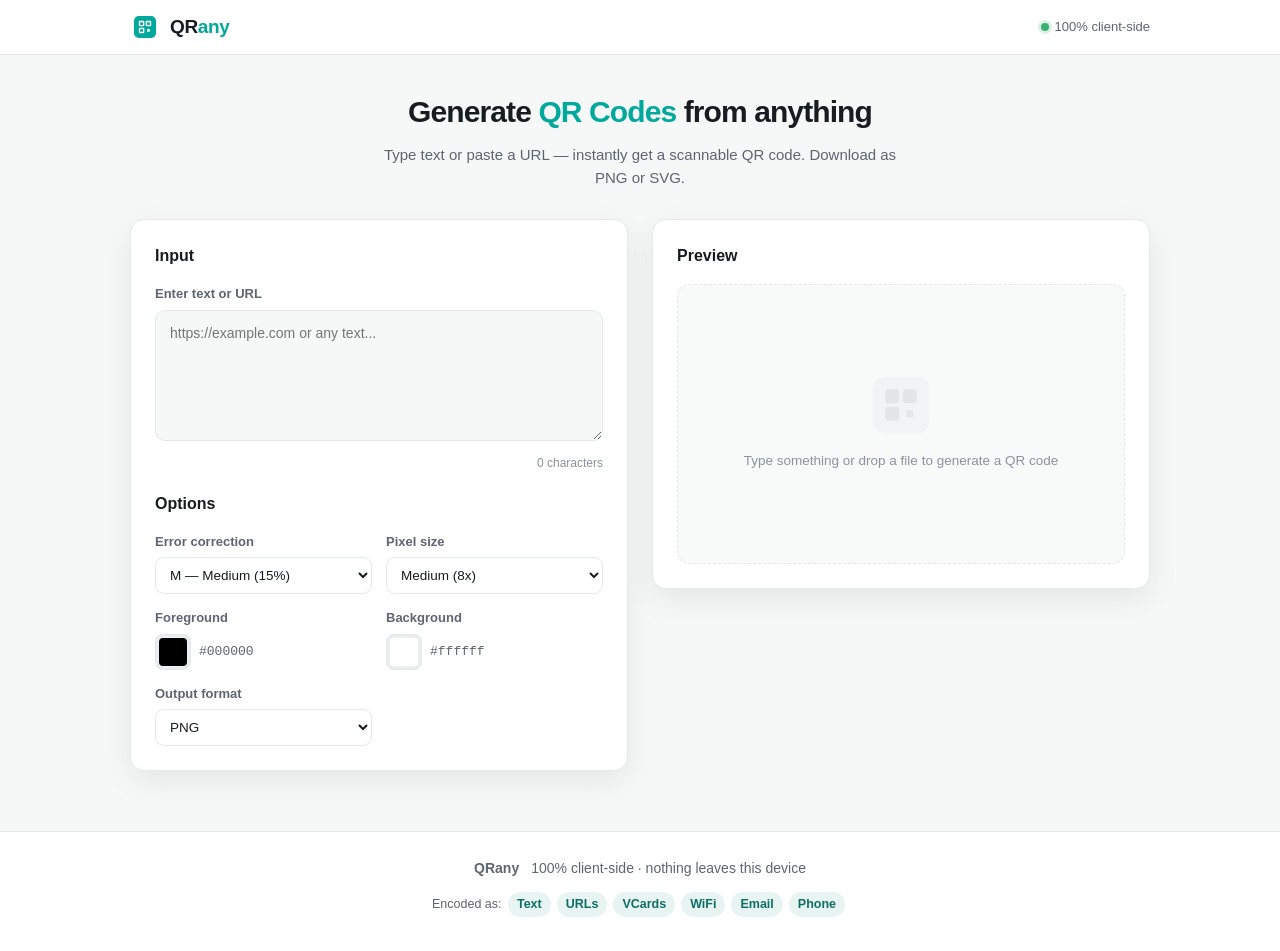
<file: qr/index.html>
<!doctype html>
<html lang="en">
<head>
  <meta charset="utf-8">
  <meta name="viewport" content="width=device-width, initial-scale=1">
  <meta name="description" content="QR Code Generator — encode text, files, images and more into QR codes. 100% in your browser. Nothing leaves your device.">
  <title>QRany — Generate QR Codes from Anything</title>
  <link rel="icon" href="data:image/svg+xml,%3Csvg xmlns='http://www.w3.org/2000/svg' viewBox='0 0 64 64'%3E%3Crect width='64' height='64' rx='14' fill='%2300a99b'/%3E%3Crect x='14' y='14' width='16' height='16' rx='3' fill='%23fff'/%3E%3Crect x='34' y='14' width='16' height='16' rx='3' fill='%23fff'/%3E%3Crect x='14' y='34' width='16' height='16' rx='3' fill='%23fff'/%3E%3Crect x='38' y='38' width='8' height='8' rx='1' fill='%23fff'/%3E%3Crect x='18' y='18' width='8' height='8' rx='1' fill='%2300a99b'/%3E%3Crect x='38' y='18' width='8' height='8' rx='1' fill='%2300a99b'/%3E%3Crect x='18' y='38' width='8' height='8' rx='1' fill='%2300a99b'/%3E%3C/svg%3E">
  <link rel="stylesheet" href="css/style.css">
</head>
<body>

  <header class="topbar">
    <div class="topbar-inner">
      <a class="brand" href="./" aria-label="QRany home">
        <span class="brand-mark" aria-hidden="true">
          <svg viewBox="0 0 64 64" width="22" height="22">
            <rect width="64" height="64" rx="14" fill="#00a99b"/>
            <rect x="14" y="14" width="16" height="16" rx="3" fill="#fff"/>
            <rect x="34" y="14" width="16" height="16" rx="3" fill="#fff"/>
            <rect x="14" y="34" width="16" height="16" rx="3" fill="#fff"/>
            <rect x="38" y="38" width="8" height="8" rx="1" fill="#fff"/>
            <rect x="18" y="18" width="8" height="8" rx="1" fill="#00a99b"/>
            <rect x="38" y="18" width="8" height="8" rx="1" fill="#00a99b"/>
            <rect x="18" y="38" width="8" height="8" rx="1" fill="#00a99b"/>
          </svg>
        </span>
        <span class="brand-name">QR<span>any</span></span>
      </a>
      <div class="topbar-note" title="All generation happens locally. Nothing is uploaded.">100% client-side</div>
    </div>
  </header>

  <main class="wrap">
    <section class="hero">
      <h1 class="hero-title">Generate <span class="accent">QR Codes</span> from anything</h1>
      <p class="hero-sub">Type text or paste a URL — instantly get a scannable QR code. Download as PNG or SVG.</p>

      <div class="panels">
        <div class="panel input-panel">
          <h2 class="panel-title">Input</h2>

          <div id="tabText" class="tab-content" role="tabpanel">
            <label class="field-label" for="textInput">Enter text or URL</label>
            <textarea id="textInput" class="text-input" rows="5" placeholder="https://example.com or any text..." spellcheck="false"></textarea>
            <div class="char-count"><span id="charCount">0</span> characters</div>
          </div>

          <div class="options-section">
            <h2 class="panel-title">Options</h2>
            <div class="option-grid">
              <div class="field">
                <label class="field-label" for="errorLevel">Error correction</label>
                <select id="errorLevel" class="field-select">
                  <option value="L">L — Low (7%)</option>
                  <option value="M" selected>M — Medium (15%)</option>
                  <option value="Q">Q — Quartile (25%)</option>
                  <option value="H">H — High (30%)</option>
                </select>
              </div>
              <div class="field">
                <label class="field-label" for="qrSize">Pixel size</label>
                <select id="qrSize" class="field-select">
                  <option value="4">Small (4x)</option>
                  <option value="8" selected>Medium (8x)</option>
                  <option value="12">Large (12x)</option>
                  <option value="16">XL (16x)</option>
                </select>
              </div>
              <div class="field color-field">
                <label class="field-label" for="fgColor">Foreground</label>
                <div class="color-wrap">
                  <input type="color" id="fgColor" class="color-pick" value="#000000">
                  <span id="fgColorHex" class="color-hex">#000000</span>
                </div>
              </div>
              <div class="field color-field">
                <label class="field-label" for="bgColor">Background</label>
                <div class="color-wrap">
                  <input type="color" id="bgColor" class="color-pick" value="#ffffff">
                  <span id="bgColorHex" class="color-hex">#ffffff</span>
                </div>
              </div>
              <div class="field">
                <label class="field-label" for="outputFmt">Output format</label>
                <select id="outputFmt" class="field-select">
                  <option value="png" selected>PNG</option>
                  <option value="svg">SVG (vector)</option>
                </select>
              </div>
            </div>
          </div>
        </div>

        <div class="panel preview-panel">
          <h2 class="panel-title">Preview</h2>
          <div id="previewArea" class="preview-area">
            <div class="preview-placeholder">
              <svg viewBox="0 0 64 64" width="56" height="56" aria-hidden="true" style="opacity:.3">
                <rect width="64" height="64" rx="12" fill="#e4e9ec"/>
                <rect x="14" y="14" width="16" height="16" rx="3" fill="#b0bac2"/>
                <rect x="34" y="14" width="16" height="16" rx="3" fill="#b0bac2"/>
                <rect x="14" y="34" width="16" height="16" rx="3" fill="#b0bac2"/>
                <rect x="38" y="38" width="8" height="8" rx="1" fill="#b0bac2"/>
              </svg>
              <p>Type something or drop a file to generate a QR code</p>
            </div>
            <canvas id="qrCanvas" class="qr-canvas hidden"></canvas>
            <div id="qrSvgWrap" class="qr-svg-wrap hidden"></div>
          </div>
          <div id="downloadBar" class="download-bar hidden">
            <button type="button" id="downloadBtn" class="btn btn-primary btn-lg">Download QR Code</button>
            <button type="button" id="copyBtn" class="btn btn-secondary btn-lg">Copy to clipboard</button>
          </div>
          <div id="qrMeta" class="qr-meta hidden"></div>
        </div>
      </div>
    </section>
  </main>

  <footer class="footer">
    <div class="footer-top">
      <strong>QRany</strong>
      <span>100% client-side · nothing leaves this device</span>
    </div>
    <p class="footer-formats">Encoded as: <span>Text</span><span>URLs</span><span>VCards</span><span>WiFi</span><span>Email</span><span>Phone</span></p>
  </footer>

  <div id="toastHost" class="toast-host" aria-live="assertive"></div>

  <script src="libs/qrcode-generator.js"></script>
  <script src="js/app.js"></script>
</body>
</html>
</file>
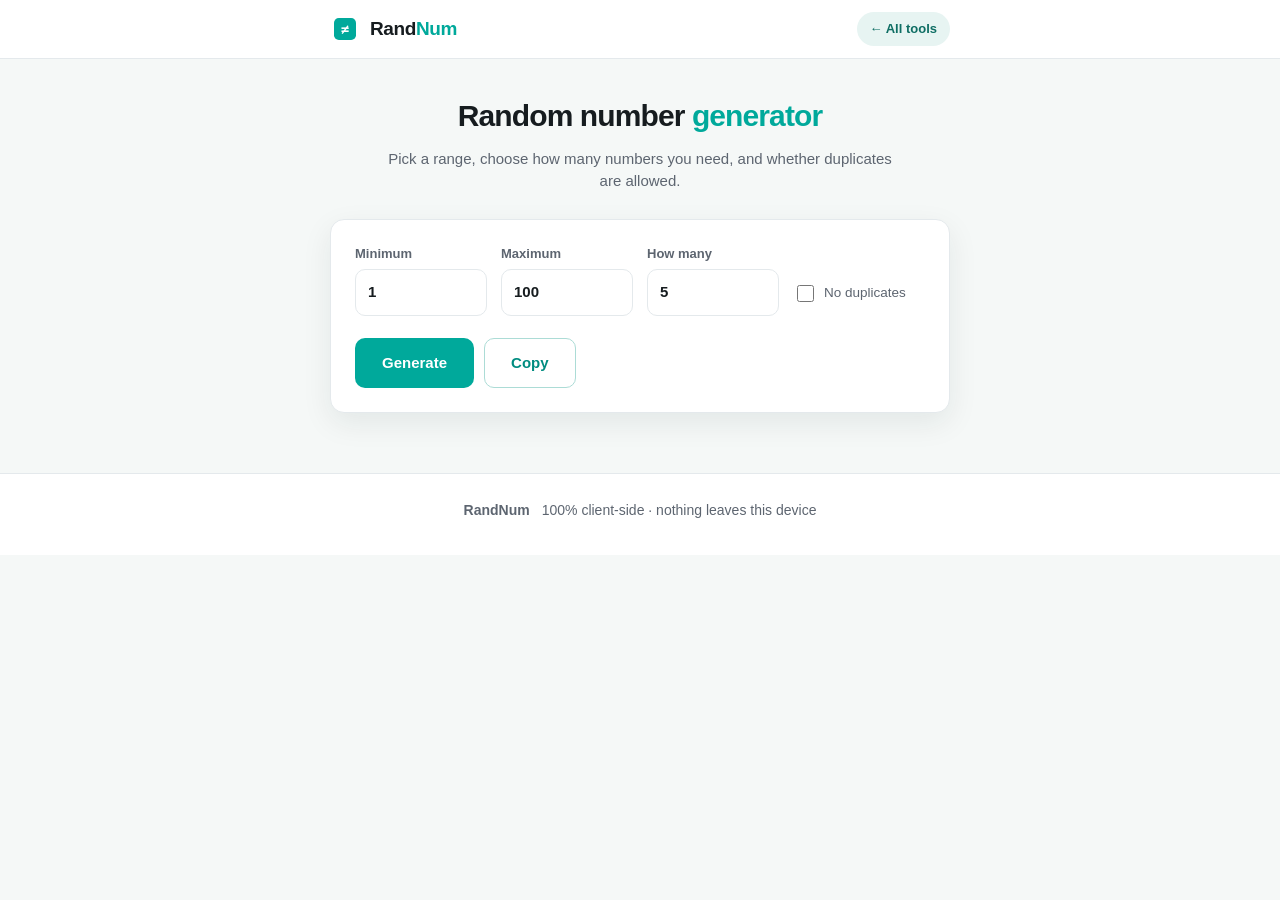
<file: random-number/index.html>
<!doctype html>
<html lang="en">
<head>
  <meta charset="utf-8">
  <meta name="viewport" content="width=device-width, initial-scale=1">
  <meta name="description" content="RandNum — generate random numbers, with or without duplicates, between any range. 100% in your browser.">
  <title>RandNum — Random Number Generator</title>
  <link rel="icon" href="data:image/svg+xml,%3Csvg xmlns='http://www.w3.org/2000/svg' viewBox='0 0 64 64'%3E%3Crect width='64' height='64' rx='14' fill='%2300a99b'/%3E%3Ctext x='32' y='46' font-size='40' font-weight='bold' text-anchor='middle' fill='%23fff' font-family='Menlo,monospace'%3E%3D%3C/text%3E%3C/svg%3E">
  <link rel="stylesheet" href="css/style.css">
</head>
<body>
  <header class="topbar">
    <div class="topbar-inner">
      <a class="brand" href="../" aria-label="Micro tools home">
        <span class="brand-mark" aria-hidden="true">
          <svg viewBox="0 0 64 64" width="22" height="22">
            <rect width="64" height="64" rx="14" fill="#00a99b"/>
            <text x="32" y="46" font-size="40" font-weight="bold" text-anchor="middle" fill="#fff" font-family="Menlo,monospace">≠</text>
          </svg>
        </span>
        <span class="brand-name">Rand<span>Num</span></span>
      </a>
      <a class="back-link" href="../">← All tools</a>
    </div>
  </header>

  <main class="wrap">
    <section class="hero">
      <h1 class="hero-title">Random number <span class="accent">generator</span></h1>
      <p class="hero-sub">Pick a range, choose how many numbers you need, and whether duplicates are allowed.</p>

      <div class="panel">
        <div class="controls">
          <div class="field">
            <label class="field-label" for="minVal">Minimum</label>
            <input type="number" id="minVal" class="field-number" value="1">
          </div>
          <div class="field">
            <label class="field-label" for="maxVal">Maximum</label>
            <input type="number" id="maxVal" class="field-number" value="100">
          </div>
          <div class="field">
            <label class="field-label" for="countSel">How many</label>
            <input type="number" id="countSel" class="field-number" value="5" min="1">
          </div>
          <div class="field">
            <label class="check"><input type="checkbox" id="noDup"> No duplicates</label>
          </div>
        </div>

        <div class="actions">
          <button type="button" id="generateBtn" class="btn btn-primary btn-lg">Generate</button>
          <button type="button" id="copyBtn" class="btn btn-secondary btn-lg">Copy</button>
        </div>

        <div id="resultBox" class="result-box hidden"></div>
      </div>
    </section>
  </main>

  <footer class="footer">
    <div class="footer-top"><strong>RandNum</strong><span>100% client-side · nothing leaves this device</span></div>
  </footer>

  <div id="toastHost" class="toast-host" aria-live="assertive"></div>

  <script src="js/app.js"></script>
</body>
</html>
</file>
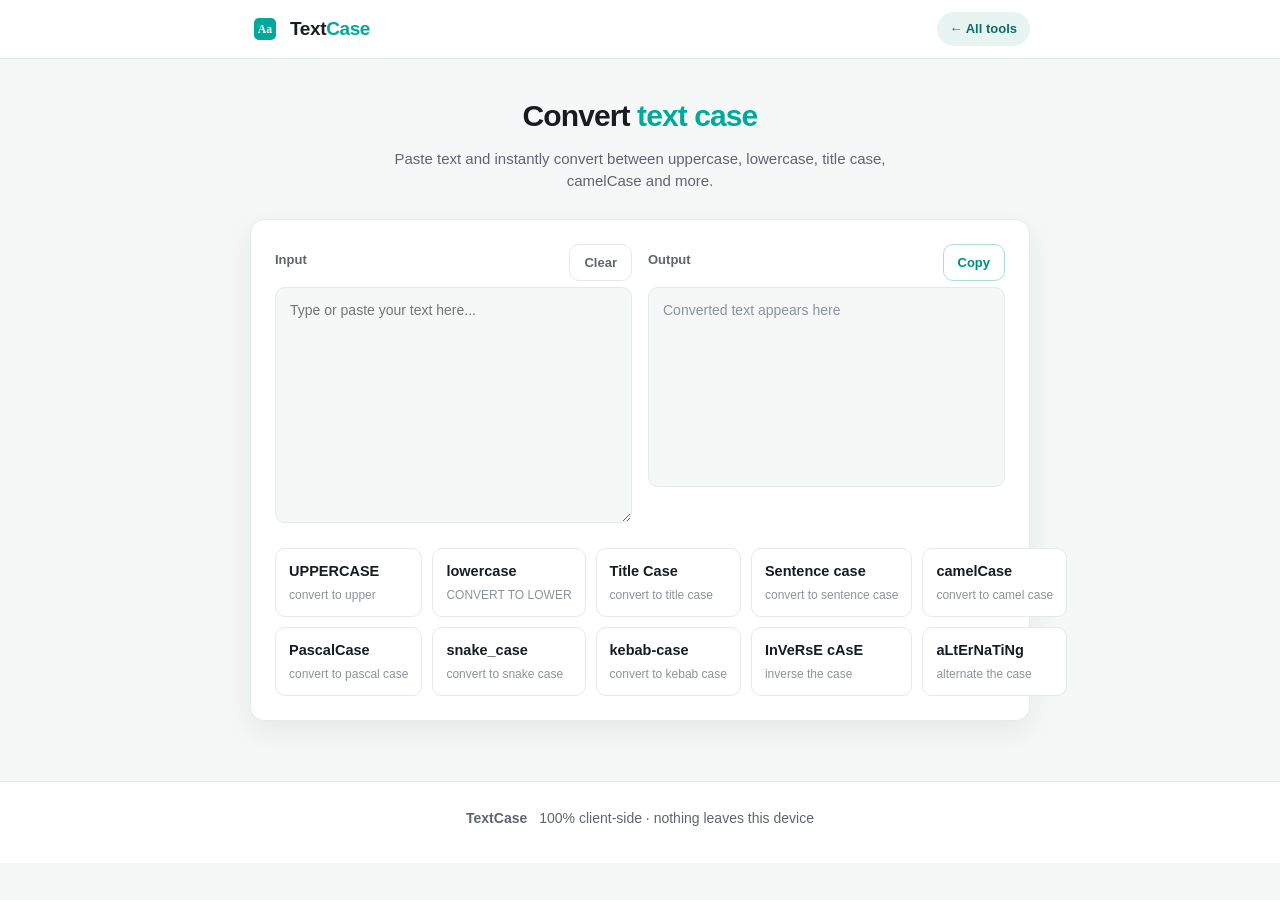
<file: text-case/index.html>
<!doctype html>
<html lang="en">
<head>
  <meta charset="utf-8">
  <meta name="viewport" content="width=device-width, initial-scale=1">
  <meta name="description" content="Text Case Converter — convert text to uppercase, lowercase, title case, sentence case, camelCase and more. 100% in your browser.">
  <title>TextCase — Convert Text Case</title>
  <link rel="icon" href="data:image/svg+xml,%3Csvg xmlns='http://www.w3.org/2000/svg' viewBox='0 0 64 64'%3E%3Crect width='64' height='64' rx='14' fill='%2300a99b'/%3E%3Ctext x='32' y='44' font-size='34' font-weight='bold' text-anchor='middle' fill='%23fff' font-family='Georgia,serif'%3EAa%3C/text%3E%3C/svg%3E">
  <link rel="stylesheet" href="css/style.css">
</head>
<body>
  <header class="topbar">
    <div class="topbar-inner">
      <a class="brand" href="../" aria-label="Micro tools home">
        <span class="brand-mark" aria-hidden="true">
          <svg viewBox="0 0 64 64" width="22" height="22">
            <rect width="64" height="64" rx="14" fill="#00a99b"/>
            <text x="32" y="44" font-size="34" font-weight="bold" text-anchor="middle" fill="#fff" font-family="Georgia,serif">Aa</text>
          </svg>
        </span>
        <span class="brand-name">Text<span>Case</span></span>
      </a>
      <a class="back-link" href="../">← All tools</a>
    </div>
  </header>

  <main class="wrap">
    <section class="hero">
      <h1 class="hero-title">Convert <span class="accent">text case</span></h1>
      <p class="hero-sub">Paste text and instantly convert between uppercase, lowercase, title case, camelCase and more.</p>

      <div class="panel">
        <div class="converter-row">
          <div class="col">
            <div class="col-head">
              <label class="field-label" for="inputText">Input</label>
              <button type="button" id="clearBtn" class="btn btn-ghost btn-small">Clear</button>
            </div>
            <textarea id="inputText" class="text-input" rows="10" placeholder="Type or paste your text here..." spellcheck="false"></textarea>
          </div>
          <div class="col">
            <div class="col-head">
              <label class="field-label" for="outputText">Output</label>
              <button type="button" id="copyBtn" class="btn btn-secondary btn-small">Copy</button>
            </div>
            <div id="outputArea" class="output-area text-input" contenteditable="false" spellcheck="false" aria-label="Converted output"></div>
          </div>
        </div>

        <div class="case-grid">
          <button type="button" class="case-btn" data-case="upper">
            <span class="case-name">UPPERCASE</span>
            <span class="case-sample">convert to upper</span>
          </button>
          <button type="button" class="case-btn" data-case="lower">
            <span class="case-name">lowercase</span>
            <span class="case-sample">CONVERT TO LOWER</span>
          </button>
          <button type="button" class="case-btn" data-case="title">
            <span class="case-name">Title Case</span>
            <span class="case-sample">convert to title case</span>
          </button>
          <button type="button" class="case-btn" data-case="sentence">
            <span class="case-name">Sentence case</span>
            <span class="case-sample">convert to sentence case</span>
          </button>
          <button type="button" class="case-btn" data-case="camels">
            <span class="case-name">camelCase</span>
            <span class="case-sample">convert to camel case</span>
          </button>
          <button type="button" class="case-btn" data-case="pascal">
            <span class="case-name">PascalCase</span>
            <span class="case-sample">convert to pascal case</span>
          </button>
          <button type="button" class="case-btn" data-case="snake">
            <span class="case-name">snake_case</span>
            <span class="case-sample">convert to snake case</span>
          </button>
          <button type="button" class="case-btn" data-case="kebab">
            <span class="case-name">kebab-case</span>
            <span class="case-sample">convert to kebab case</span>
          </button>
          <button type="button" class="case-btn" data-case="inverse">
            <span class="case-name">InVeRsE cAsE</span>
            <span class="case-sample">inverse the case</span>
          </button>
          <button type="button" class="case-btn" data-case="alternating">
            <span class="case-name">aLtErNaTiNg</span>
            <span class="case-sample">alternate the case</span>
          </button>
        </div>
      </div>
    </section>
  </main>

  <footer class="footer">
    <div class="footer-top"><strong>TextCase</strong><span>100% client-side · nothing leaves this device</span></div>
  </footer>

  <div id="toastHost" class="toast-host" aria-live="assertive"></div>

  <script src="js/app.js"></script>
</body>
</html>
</file>
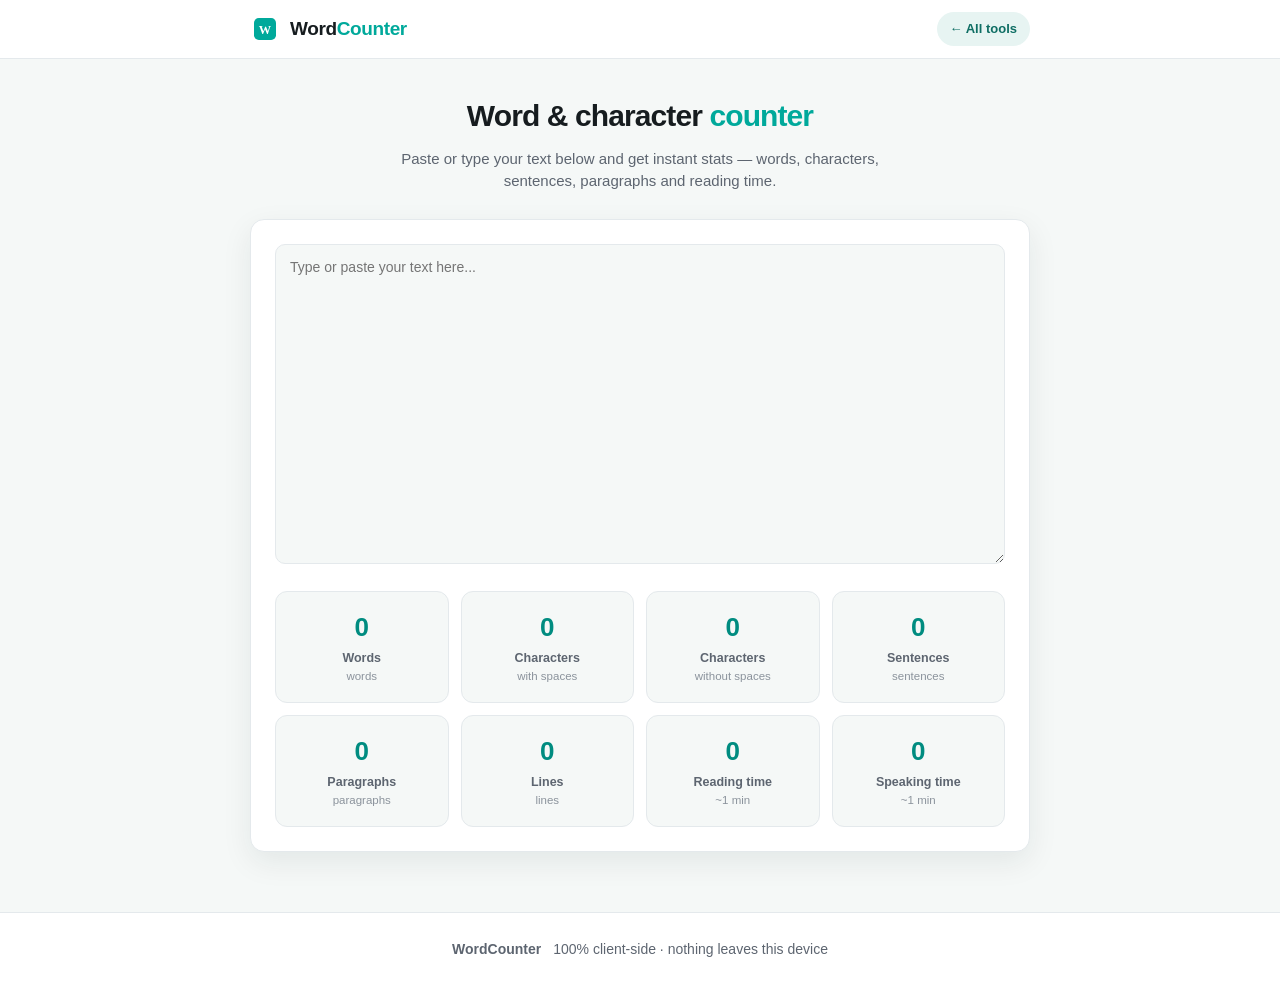
<file: word-counter/index.html>
<!doctype html>
<html lang="en">
<head>
  <meta charset="utf-8">
  <meta name="viewport" content="width=device-width, initial-scale=1">
  <meta name="description" content="WordCounter — count words, characters, sentences, paragraphs, reading time and more. 100% in your browser.">
  <title>WordCounter — Count Words &amp; Characters</title>
  <link rel="icon" href="data:image/svg+xml,%3Csvg xmlns='http://www.w3.org/2000/svg' viewBox='0 0 64 64'%3E%3Crect width='64' height='64' rx='14' fill='%2300a99b'/%3E%3Ctext x='32' y='46' font-size='36' font-weight='bold' text-anchor='middle' fill='%23fff' font-family='Georgia,serif'%3E%3D%3C/text%3E%3C/svg%3E">
  <link rel="stylesheet" href="css/style.css">
</head>
<body>
  <header class="topbar">
    <div class="topbar-inner">
      <a class="brand" href="../" aria-label="Micro tools home">
        <span class="brand-mark" aria-hidden="true">
          <svg viewBox="0 0 64 64" width="22" height="22">
            <rect width="64" height="64" rx="14" fill="#00a99b"/>
            <text x="32" y="46" font-size="36" font-weight="bold" text-anchor="middle" fill="#fff" font-family="Georgia,serif">W</text>
          </svg>
        </span>
        <span class="brand-name">Word<span>Counter</span></span>
      </a>
      <a class="back-link" href="../">← All tools</a>
    </div>
  </header>

  <main class="wrap">
    <section class="hero">
      <h1 class="hero-title">Word &amp; character <span class="accent">counter</span></h1>
      <p class="hero-sub">Paste or type your text below and get instant stats — words, characters, sentences, paragraphs and reading time.</p>

      <div class="panel">
        <textarea id="inputText" class="text-input" rows="14" placeholder="Type or paste your text here..." spellcheck="false"></textarea>
        <div class="stat-grid" id="statGrid"></div>
      </div>
    </section>
  </main>

  <footer class="footer">
    <div class="footer-top"><strong>WordCounter</strong><span>100% client-side · nothing leaves this device</span></div>
  </footer>

  <script src="js/app.js"></script>
</body>
</html>
</file>
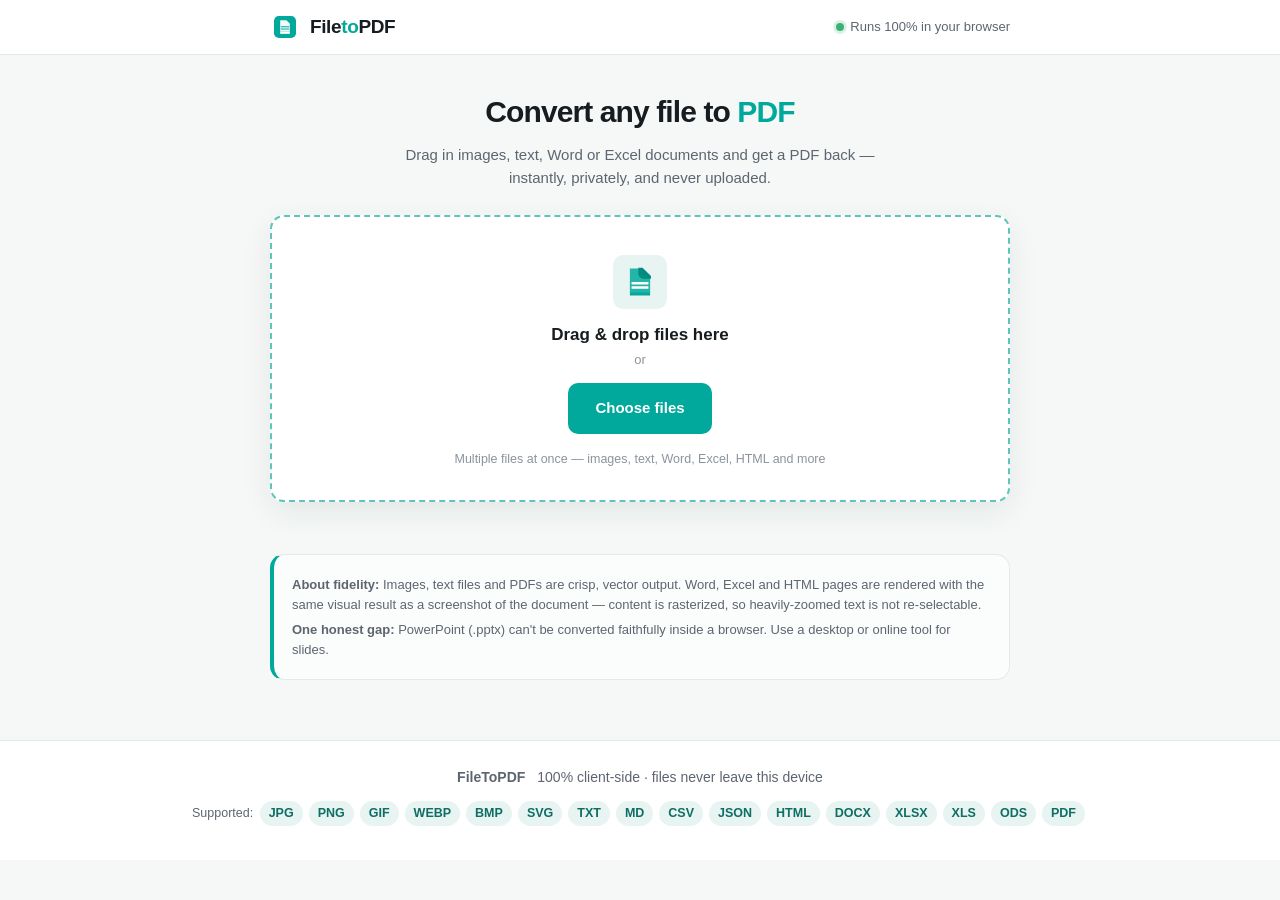
<file: wordtopdf/index.html>
<!doctype html>
<html lang="en">
<head>
  <meta charset="utf-8">
  <meta name="viewport" content="width=device-width, initial-scale=1">
  <meta name="description" content="FileToPDF — convert images, text, Word, Excel and HTML files to PDF, 100% in your browser. Files never leave your device.">
  <title>FileToPDF — Convert any file to PDF</title>
  <link rel="icon" href="data:image/svg+xml,%3Csvg xmlns='http://www.w3.org/2000/svg' viewBox='0 0 64 64'%3E%3Crect width='64' height='64' rx='14' fill='%2300a99b'/%3E%3Cpath d='M18 46h28v6H18z' fill='%23fff'/%3E%3Cpath d='M18 12h18l10 10v24H18z' fill='%23fff' opacity='.95'/%3E%3Cpath d='M20 30h24v3H20zm0 6h24v3H20z' fill='%2300a99b'/%3E%3C/svg%3E">
  <link rel="stylesheet" href="css/style.css">
</head>
<body>

  <header class="topbar">
    <div class="topbar-inner">
      <a class="brand" href="./" aria-label="FileToPDF home">
        <span class="brand-mark" aria-hidden="true">
          <svg viewBox="0 0 64 64" width="22" height="22">
            <rect width="64" height="64" rx="14" fill="#00a99b"/>
            <path d="M18 46h28v6H18z" fill="#fff"/>
            <path d="M18 12h18l10 10v24H18z" fill="#fff" opacity=".95"/>
            <path d="M20 30h24v3H20zm0 6h24v3H20z" fill="#00a99b"/>
          </svg>
        </span>
        <span class="brand-name">File<span>to</span>PDF</span>
      </a>
      <div class="topbar-note" title="All conversions happen locally with the libraries bundled in this folder.">Runs 100% in your browser</div>
    </div>
  </header>

  <main class="wrap">
    <section class="hero">
      <h1 class="hero-title">Convert any file to <span class="accent">PDF</span></h1>
      <p class="hero-sub">Drag in images, text, Word or Excel documents and get a PDF back — instantly, privately, and never uploaded.</p>

      <div id="dropzone" class="dropzone" role="button" tabindex="0" aria-label="Drop files here or browse to add files">
        <input type="file" id="fileInput" multiple hidden aria-hidden="true" tabindex="-1">
        <svg class="dz-icon" viewBox="0 0 64 64" width="54" height="54" aria-hidden="true">
          <rect width="64" height="64" rx="12" fill="#e7f4f2"/>
          <path d="M20 44h24v4H20z" fill="#00a99b"/>
          <path d="M20 16h14l10 10v18H20z" fill="#00a99b" opacity=".85"/>
          <path d="M22 32h20v3H22zm0 5h20v3H22z" fill="#fff"/>
          <path d="M20 15h15l10 10v3h-9a6 6 0 0 1-6-6V15z" fill="#008c80"/>
        </svg>
        <p class="dz-title"><strong>Drag &amp; drop files here</strong></p>
        <p class="dz-sub">or</p>
        <button type="button" id="browseBtn" class="btn btn-primary btn-lg">Choose files</button>
        <p class="dz-hint">Multiple files at once — images, text, Word, Excel, HTML and more</p>
      </div>

      <div id="fileList" class="file-list" aria-live="polite"></div>

      <div id="toolbar" class="toolbar hidden">
        <div class="toolbar-left">
          <button type="button" id="convertBtn" class="btn btn-primary btn-lg">Convert to PDF</button>
          <button type="button" id="mergeBtn" class="btn btn-secondary btn-lg">Merge all into one PDF</button>
        </div>
        <div class="toolbar-right">
          <label class="inline-label" for="qualitySel">Render quality
            <select id="qualitySel">
              <option value="fast">Fast</option>
              <option value="balanced" selected>Balanced</option>
              <option value="high">High</option>
            </select>
          </label>
          <button type="button" id="clearBtn" class="btn btn-ghost">Clear all</button>
        </div>
      </div>

      <div id="progressWrap" class="progress-wrap hidden">
        <progress id="progressBar" max="1" value="0"></progress>
        <span id="progressMsg" class="progress-msg"></span>
        <span id="fileCount" class="file-count"></span>
      </div>

      <aside class="notes" role="note">
        <p><strong>About fidelity:</strong> Images, text files and PDFs are crisp, vector output. Word, Excel and HTML pages are rendered with the same
        visual result as a screenshot of the document — content is rasterized, so heavily-zoomed text is not re-selectable.</p>
        <p><strong>One honest gap:</strong> PowerPoint (.pptx) can't be converted faithfully inside a browser. Use a desktop or online tool for slides.</p>
      </aside>
    </section>
  </main>

  <footer class="footer">
    <div class="footer-top">
      <strong>FileToPDF</strong>
      <span>100% client-side · files never leave this device</span>
    </div>
    <p class="footer-formats">Supported: <span>JPG</span><span>PNG</span><span>GIF</span><span>WEBP</span><span>BMP</span><span>SVG</span><span>TXT</span><span>MD</span><span>CSV</span><span>JSON</span><span>HTML</span><span>DOCX</span><span>XLSX</span><span>XLS</span><span>ODS</span><span>PDF</span></p>
  </footer>

  <div id="toastHost" class="toast-host" aria-live="assertive"></div>

  <script src="libs/pdf-lib.min.js"></script>
  <script src="libs/html2canvas.min.js"></script>
  <script src="libs/jszip.min.js"></script>
  <script src="libs/docx-preview.min.js"></script>
  <script src="libs/xlsx.full.min.js"></script>

  <script src="js/render.js"></script>
  <script src="js/text.js"></script>
  <script src="js/image.js"></script>
  <script src="js/docx.js"></script>
  <script src="js/xlsx.js"></script>
  <script src="js/converters.js"></script>
  <script src="js/app.js"></script>
</body>
</html>
</file>
<file: duplicate-remover/css/style.css>
/* DupRemover — light theme */

:root {
  --teal: #00a99b; --teal-dark: #008c80; --teal-tint: #e7f4f2; --teal-deep: #0f6e64;
  --ink: #161c1f; --muted: #5d6570; --faint: #8b939c; --line: #e4e9ec;
  --surface: #ffffff; --bg: #f5f8f7; --danger: #d2433f;
  --radius: 14px; --shadow: 0 10px 30px rgba(8,43,38,.08);
}
* { box-sizing: border-box; }
html, body { margin: 0; padding: 0; }
body {
  font-family: -apple-system, BlinkMacSystemFont, "Segoe UI", Roboto, "Helvetica Neue", Arial, sans-serif;
  color: var(--ink); background: var(--bg); line-height: 1.5; -webkit-font-smoothing: antialiased;
}
.hidden { display: none !important; }

.topbar { position: sticky; top: 0; z-index: 20; background: var(--surface); border-bottom: 1px solid var(--line); }
.topbar-inner { max-width: 860px; margin: 0 auto; padding: 12px 20px; display: flex; align-items: center; gap: 12px; }
.brand { display: inline-flex; align-items: center; gap: 10px; text-decoration: none; color: var(--ink); }
.brand-mark { display: grid; place-items: center; width: 30px; height: 30px; border-radius: 8px; }
.brand-name { font-size: 19px; font-weight: 700; letter-spacing: -0.02em; }
.brand-name span { color: var(--teal); }
.back-link { margin-left: auto; font-size: 13px; font-weight: 600; color: var(--teal-deep); text-decoration: none; background: var(--teal-tint); padding: 7px 13px; border-radius: 999px; }

.wrap { max-width: 860px; margin: 0 auto; padding: 34px 20px 60px; }
.hero-title { font-size: 30px; font-weight: 800; letter-spacing: -0.03em; margin: 0 0 10px; text-align: center; }
.hero-title .accent { color: var(--teal); }
.hero-sub { text-align: center; color: var(--muted); font-size: 15px; max-width: 520px; margin: 0 auto 26px; }

.panel { background: var(--surface); border: 1px solid var(--line); border-radius: var(--radius); padding: 24px; box-shadow: var(--shadow); }
.duo { display: grid; grid-template-columns: 1fr 1fr; gap: 16px; }
.col-head { display: flex; align-items: center; justify-content: space-between; margin-bottom: 6px; }
.field-label { font-size: 13px; font-weight: 600; color: var(--muted); }
.mini-count { font-size: 12.5px; color: var(--faint); }

.text-input {
  width: 100%; font: inherit; font-size: 13.5px; padding: 12px 14px; border: 1px solid var(--line);
  border-radius: 10px; resize: vertical; color: var(--ink); background: var(--bg);
  transition: border-color 0.15s ease; font-family: "SF Mono", "Cascadia Code", Consolas, monospace;
  overflow-wrap: break-word;
}
.text-input:focus { outline: none; border-color: var(--teal); background: var(--surface); }
textarea[readonly].text-input { background: var(--teal-tint); }

.btn { font: inherit; font-weight: 600; border-radius: 10px; border: 1px solid transparent; cursor: pointer; transition: background .16s ease, transform .08s ease, box-shadow .16s ease; display: inline-flex; align-items: center; justify-content: center; gap: 8px; }
.btn:active:not(:disabled) { transform: translateY(1px); }
.btn:disabled { opacity: .45; cursor: not-allowed; }
.btn-primary { background: var(--teal); color: #fff; }
.btn-primary:hover:not(:disabled) { background: var(--teal-dark); box-shadow: 0 6px 16px rgba(0,137,128,.28); }
.btn-secondary { background: var(--surface); color: var(--teal-dark); border-color: #acdcd6; }
.btn-secondary:hover:not(:disabled) { border-color: var(--teal); background: var(--teal-tint); }
.btn-ghost { background: transparent; color: var(--muted); border-color: var(--line); }
.btn-ghost:hover:not(:disabled) { color: var(--danger); border-color: rgba(210,67,63,.4); background: #fdf6f6; }
.btn-lg { padding: 13px 26px; font-size: 15px; }
.btn-small { padding: 8px 14px; font-size: 13px; }

.options-row { margin-top: 18px; display: flex; flex-wrap: wrap; gap: 16px; }
.check { display: inline-flex; align-items: center; gap: 7px; font-size: 13.5px; color: var(--muted); cursor: pointer; user-select: none; }
.check input { width: 16px; height: 16px; accent-color: var(--teal); cursor: pointer; }

.actions { margin-top: 20px; display: flex; gap: 10px; flex-wrap: wrap; }

.footer { border-top: 1px solid var(--line); background: var(--surface); padding: 26px 20px 34px; text-align: center; color: var(--muted); }
.footer-top { display: flex; align-items: center; justify-content: center; gap: 12px; font-size: 14px; }

.toast-host { position: fixed; left: 50%; bottom: 24px; transform: translateX(-50%); display: grid; gap: 8px; z-index: 50; width: min(420px, calc(100vw - 32px)); }
.toast { background: #173a33; color: #fff; padding: 12px 18px; border-radius: 12px; font-size: 13.5px; font-weight: 500; box-shadow: 0 12px 30px rgba(0,0,0,.25); animation: toast-in .25s ease; text-align: center; }
.toast-error { background: var(--danger); }
.toast-out { opacity: 0; transform: translateY(6px); transition: all .3s ease; }
@keyframes toast-in { from { opacity: 0; transform: translateY(10px); } to { opacity: 1; transform: none; } }

@media (max-width: 720px) {
  .duo { grid-template-columns: 1fr; }
  .hero-title { font-size: 24px; }
}
</file>
<file: image-compressor/css/style.css>
/* ImgCompress — light theme */

:root {
  --teal: #00a99b; --teal-dark: #008c80; --teal-tint: #e7f4f2; --teal-deep: #0f6e64;
  --ink: #161c1f; --muted: #5d6570; --faint: #8b939c; --line: #e4e9ec;
  --surface: #ffffff; --bg: #f5f8f7; --danger: #d2433f; --good: #177a44;
  --radius: 14px; --shadow: 0 10px 30px rgba(8,43,38,.08);
}
* { box-sizing: border-box; }
html, body { margin: 0; padding: 0; }
body {
  font-family: -apple-system, BlinkMacSystemFont, "Segoe UI", Roboto, "Helvetica Neue", Arial, sans-serif;
  color: var(--ink); background: var(--bg); line-height: 1.5; -webkit-font-smoothing: antialiased;
}
.hidden { display: none !important; }

.topbar { position: sticky; top: 0; z-index: 20; background: var(--surface); border-bottom: 1px solid var(--line); }
.topbar-inner { max-width: 820px; margin: 0 auto; padding: 12px 20px; display: flex; align-items: center; gap: 12px; }
.brand { display: inline-flex; align-items: center; gap: 10px; text-decoration: none; color: var(--ink); }
.brand-mark { display: grid; place-items: center; width: 30px; height: 30px; border-radius: 8px; }
.brand-name { font-size: 19px; font-weight: 700; letter-spacing: -0.02em; }
.brand-name span { color: var(--teal); }
.back-link { margin-left: auto; font-size: 13px; font-weight: 600; color: var(--teal-deep); text-decoration: none; background: var(--teal-tint); padding: 7px 13px; border-radius: 999px; }

.wrap { max-width: 820px; margin: 0 auto; padding: 34px 20px 60px; }
.hero-title { font-size: 30px; font-weight: 800; letter-spacing: -0.03em; margin: 0 0 10px; text-align: center; }
.hero-title .accent { color: var(--teal); }
.hero-sub { text-align: center; color: var(--muted); font-size: 15px; max-width: 560px; margin: 0 auto 26px; }

.dropzone { background: var(--surface); border: 2px dashed #5fc4ba; border-radius: var(--radius); padding: 34px 24px 30px; text-align: center; cursor: pointer; transition: border-color .18s ease, background .18s ease, transform .18s ease; box-shadow: var(--shadow); }
.dropzone:hover, .dropzone:focus-visible { border-color: var(--teal); background: #fbfefe; outline: none; }
.dropzone.dragover { border-color: var(--teal); border-style: solid; background: var(--teal-tint); transform: scale(1.008); }
.dz-icon { margin-bottom: 6px; }
.dz-title { font-size: 17px; margin: 0 0 2px; }
.dz-sub { color: var(--faint); font-size: 13px; margin: 0 0 14px; }
.dz-hint { color: var(--faint); font-size: 12.5px; margin: 16px 0 0; }

.btn { font: inherit; font-weight: 600; border-radius: 10px; border: 1px solid transparent; cursor: pointer; transition: background .16s ease, transform .08s ease, box-shadow .16s ease; display: inline-flex; align-items: center; justify-content: center; gap: 8px; }
.btn:active:not(:disabled) { transform: translateY(1px); }
.btn:disabled { opacity: .45; cursor: not-allowed; }
.btn-primary { background: var(--teal); color: #fff; }
.btn-primary:hover:not(:disabled) { background: var(--teal-dark); box-shadow: 0 6px 16px rgba(0,137,128,.28); }
.btn-secondary { background: var(--surface); color: var(--teal-dark); border-color: #acdcd6; }
.btn-secondary:hover:not(:disabled) { border-color: var(--teal); background: var(--teal-tint); }
.btn-lg { padding: 12px 22px; font-size: 14.5px; }

.controls { margin-top: 20px; display: flex; align-items: flex-end; gap: 20px; flex-wrap: wrap; }
.control { flex: 0 0 auto; }
.control .field-label { font-size: 13px; font-weight: 600; color: var(--muted); margin-bottom: 6px; }
.val { color: var(--teal-dark); font-weight: 800; }
input[type="range"] { width: 200px; accent-color: var(--teal); }
select { font: inherit; font-size: 13.5px; padding: 10px 12px; border-radius: 9px; border: 1px solid var(--line); background: var(--surface); color: var(--ink); cursor: pointer; }
#downloadAllBtn { margin-left: auto; }

.file-list { margin-top: 20px; display: grid; gap: 12px; }
.fcard { display: flex; align-items: center; gap: 16px; background: var(--surface); border: 1px solid var(--line); border-radius: var(--radius); padding: 14px 16px; box-shadow: 0 2px 8px rgba(8,43,38,.05); animation: card-in .22s ease; }
@keyframes card-in { from { opacity: 0; transform: translateY(5px); } to { opacity: 1; transform: none; } }
.fcard-thumb { width: 56px; height: 56px; border-radius: 10px; object-fit: cover; flex: 0 0 auto; background: var(--bg); }
.fcard-info { flex: 1 1 auto; min-width: 0; }
.fcard-name { font-weight: 600; font-size: 14px; white-space: nowrap; overflow: hidden; text-overflow: ellipsis; }
.fcard-meta { font-size: 12.5px; color: var(--faint); margin-top: 2px; }
.fcard-meta .before { text-decoration: line-through; color: var(--faint); }
.fcard-meta .after { font-weight: 700; color: var(--teal-dark); }
.fcard-meta .saved { font-weight: 700; color: var(--good); margin-left: 6px; }
.fcard-meta .grew { font-weight: 700; color: var(--danger); margin-left: 6px; }
.fcard-status { flex: 0 0 auto; }
.pill { display: inline-flex; align-items: center; font-size: 12px; font-weight: 600; padding: 5px 11px; border-radius: 999px; white-space: nowrap; }
.pill-working { background: #fff3e0; color: #b45309; }
.pill-done { background: #e3f5ec; color: var(--good); }
.pill-error { background: #fdeaea; color: var(--danger); }
.spinner { width: 15px; height: 15px; border: 2px solid rgba(0,169,155,.25); border-top-color: var(--teal); border-radius: 50%; animation: spin .7s linear infinite; }
@keyframes spin { to { transform: rotate(360deg); } }
.fcard-actions { flex: 0 0 auto; display: flex; gap: 8px; }
.btn-dl { padding: 8px 14px; font-size: 13px; background: var(--surface); color: var(--teal-dark); border-color: #acdcd6; }
.btn-dl:hover:not(:disabled) { border-color: var(--teal); background: var(--teal-tint); }

.footer { border-top: 1px solid var(--line); background: var(--surface); padding: 26px 20px 34px; text-align: center; color: var(--muted); }
.footer-top { display: flex; align-items: center; justify-content: center; gap: 12px; font-size: 14px; }

.toast-host { position: fixed; left: 50%; bottom: 24px; transform: translateX(-50%); display: grid; gap: 8px; z-index: 50; width: min(420px, calc(100vw - 32px)); }
.toast { background: #173a33; color: #fff; padding: 12px 18px; border-radius: 12px; font-size: 13.5px; font-weight: 500; box-shadow: 0 12px 30px rgba(0,0,0,.25); animation: toast-in .25s ease; text-align: center; }
.toast-error { background: var(--danger); }
.toast-out { opacity: 0; transform: translateY(6px); transition: all .3s ease; }
@keyframes toast-in { from { opacity: 0; transform: translateY(10px); } to { opacity: 1; transform: none; } }

@media (max-width: 720px) {
  .hero-title { font-size: 24px; }
  .fcard { flex-wrap: wrap; }
  #downloadAllBtn { margin-left: 0; }
}
</file>
<file: image-resizer/css/style.css>
/* ImgResize — light theme */

:root {
  --teal: #00a99b; --teal-dark: #008c80; --teal-tint: #e7f4f2; --teal-deep: #0f6e64;
  --ink: #161c1f; --muted: #5d6570; --faint: #8b939c; --line: #e4e9ec;
  --surface: #ffffff; --bg: #f5f8f7; --danger: #d2433f;
  --radius: 14px; --shadow: 0 10px 30px rgba(8,43,38,.08);
}
* { box-sizing: border-box; }
html, body { margin: 0; padding: 0; }
body {
  font-family: -apple-system, BlinkMacSystemFont, "Segoe UI", Roboto, "Helvetica Neue", Arial, sans-serif;
  color: var(--ink); background: var(--bg); line-height: 1.5; -webkit-font-smoothing: antialiased;
}
.hidden { display: none !important; }

.topbar { position: sticky; top: 0; z-index: 20; background: var(--surface); border-bottom: 1px solid var(--line); }
.topbar-inner { max-width: 820px; margin: 0 auto; padding: 12px 20px; display: flex; align-items: center; gap: 12px; }
.brand { display: inline-flex; align-items: center; gap: 10px; text-decoration: none; color: var(--ink); }
.brand-mark { display: grid; place-items: center; width: 30px; height: 30px; border-radius: 8px; }
.brand-name { font-size: 19px; font-weight: 700; letter-spacing: -0.02em; }
.brand-name span { color: var(--teal); }
.back-link { margin-left: auto; font-size: 13px; font-weight: 600; color: var(--teal-deep); text-decoration: none; background: var(--teal-tint); padding: 7px 13px; border-radius: 999px; }

.wrap { max-width: 820px; margin: 0 auto; padding: 34px 20px 60px; }
.hero-title { font-size: 30px; font-weight: 800; letter-spacing: -0.03em; margin: 0 0 10px; text-align: center; }
.hero-title .accent { color: var(--teal); }
.hero-sub { text-align: center; color: var(--muted); font-size: 15px; max-width: 560px; margin: 0 auto 26px; }

.dropzone { background: var(--surface); border: 2px dashed #5fc4ba; border-radius: var(--radius); padding: 34px 24px 30px; text-align: center; cursor: pointer; transition: border-color .18s ease, background .18s ease, transform .18s ease; box-shadow: var(--shadow); }
.dropzone:hover, .dropzone:focus-visible { border-color: var(--teal); background: #fbfefe; outline: none; }
.dropzone.dragover { border-color: var(--teal); border-style: solid; background: var(--teal-tint); transform: scale(1.008); }
.dz-icon { margin-bottom: 6px; }
.dz-title { font-size: 17px; margin: 0 0 2px; }
.dz-sub { color: var(--faint); font-size: 13px; margin: 0 0 14px; }
.dz-hint { color: var(--faint); font-size: 12.5px; margin: 16px 0 0; }

.btn { font: inherit; font-weight: 600; border-radius: 10px; border: 1px solid transparent; cursor: pointer; transition: background .16s ease, transform .08s ease, box-shadow .16s ease; display: inline-flex; align-items: center; justify-content: center; gap: 8px; }
.btn:active:not(:disabled) { transform: translateY(1px); }
.btn:disabled { opacity: .45; cursor: not-allowed; }
.btn-primary { background: var(--teal); color: #fff; }
.btn-primary:hover:not(:disabled) { background: var(--teal-dark); box-shadow: 0 6px 16px rgba(0,137,128,.28); }
.btn-ghost { background: transparent; color: var(--muted); border-color: var(--line); }
.btn-ghost:hover:not(:disabled) { color: var(--danger); border-color: rgba(210,67,63,.4); background: #fdf6f6; }
.btn-lg { padding: 13px 26px; font-size: 15px; }

.panel { margin-top: 20px; background: var(--surface); border: 1px solid var(--line); border-radius: var(--radius); padding: 24px; box-shadow: var(--shadow); }
.editor-main { display: grid; grid-template-columns: 1fr 260px; gap: 22px; align-items: start; }
.preview { background: var(--bg); border: 1px solid var(--line); border-radius: 12px; padding: 16px; display: grid; place-items: center; min-height: 240px; }
.preview img { max-width: 100%; max-height: 340px; border-radius: 8px; }
.dims { margin-top: 10px; font-size: 13px; color: var(--faint); text-align: center; }

.editor-controls { display: flex; flex-direction: column; gap: 14px; }
.mode-btns { display: flex; gap: 4px; background: #f0f3f5; border-radius: 10px; padding: 3px; }
.mode-btn { flex: 1; font: inherit; font-size: 13px; font-weight: 600; padding: 8px; border: none; border-radius: 8px; background: transparent; color: var(--muted); cursor: pointer; }
.mode-btn.active { background: var(--surface); color: var(--ink); box-shadow: 0 1px 4px rgba(0,0,0,.08); }
.dim-row { display: flex; align-items: flex-end; gap: 8px; }
.dim { flex: 1; }
.dim label, .field-label { display: block; font-size: 12.5px; font-weight: 600; color: var(--muted); margin-bottom: 5px; }
.dim-input { width: 100%; font: inherit; font-size: 15px; font-weight: 600; padding: 9px 10px; border: 1px solid var(--line); border-radius: 9px; }
.dim-input:focus { outline: none; border-color: var(--teal); }
.dim-x { align-self: center; font-weight: 700; color: var(--faint); padding-bottom: 9px; }
.check { display: inline-flex; align-items: center; gap: 7px; font-size: 13px; color: var(--muted); cursor: pointer; user-select: none; }
.check input { width: 16px; height: 16px; accent-color: var(--teal); cursor: pointer; }
select { font: inherit; font-size: 13.5px; padding: 9px 10px; border-radius: 9px; border: 1px solid var(--line); background: var(--surface); color: var(--ink); cursor: pointer; }
.new-dims { font-size: 13.5px; color: var(--teal-dark); font-weight: 600; min-height: 18px; }

.footer { border-top: 1px solid var(--line); background: var(--surface); padding: 26px 20px 34px; text-align: center; color: var(--muted); }
.footer-top { display: flex; align-items: center; justify-content: center; gap: 12px; font-size: 14px; }

.toast-host { position: fixed; left: 50%; bottom: 24px; transform: translateX(-50%); display: grid; gap: 8px; z-index: 50; width: min(420px, calc(100vw - 32px)); }
.toast { background: #173a33; color: #fff; padding: 12px 18px; border-radius: 12px; font-size: 13.5px; font-weight: 500; box-shadow: 0 12px 30px rgba(0,0,0,.25); animation: toast-in .25s ease; text-align: center; }
.toast-error { background: var(--danger); }
.toast-out { opacity: 0; transform: translateY(6px); transition: all .3s ease; }
@keyframes toast-in { from { opacity: 0; transform: translateY(10px); } to { opacity: 1; transform: none; } }

@media (max-width: 720px) {
  .editor-main { grid-template-columns: 1fr; }
  .hero-title { font-size: 24px; }
}
</file>
<file: password-generator/css/style.css>
/* PassGen — light theme */

:root {
  --teal: #00a99b; --teal-dark: #008c80; --teal-tint: #e7f4f2; --teal-deep: #0f6e64;
  --ink: #161c1f; --muted: #5d6570; --faint: #8b939c; --line: #e4e9ec;
  --surface: #ffffff; --bg: #f5f8f7; --danger: #d2433f;
  --radius: 14px; --shadow: 0 10px 30px rgba(8,43,38,.08);
}
* { box-sizing: border-box; }
html, body { margin: 0; padding: 0; }
body {
  font-family: -apple-system, BlinkMacSystemFont, "Segoe UI", Roboto, "Helvetica Neue", Arial, sans-serif;
  color: var(--ink); background: var(--bg); line-height: 1.5; -webkit-font-smoothing: antialiased;
}
.hidden { display: none !important; }

.topbar { position: sticky; top: 0; z-index: 20; background: var(--surface); border-bottom: 1px solid var(--line); }
.topbar-inner { max-width: 700px; margin: 0 auto; padding: 12px 20px; display: flex; align-items: center; gap: 12px; }
.brand { display: inline-flex; align-items: center; gap: 10px; text-decoration: none; color: var(--ink); }
.brand-mark { display: grid; place-items: center; width: 30px; height: 30px; border-radius: 8px; }
.brand-name { font-size: 19px; font-weight: 700; letter-spacing: -0.02em; }
.brand-name span { color: var(--teal); }
.back-link { margin-left: auto; font-size: 13px; font-weight: 600; color: var(--teal-deep); text-decoration: none; background: var(--teal-tint); padding: 7px 13px; border-radius: 999px; }

.wrap { max-width: 700px; margin: 0 auto; padding: 34px 20px 60px; }
.hero-title { font-size: 30px; font-weight: 800; letter-spacing: -0.03em; margin: 0 0 10px; text-align: center; }
.hero-title .accent { color: var(--teal); }
.hero-sub { text-align: center; color: var(--muted); font-size: 15px; max-width: 520px; margin: 0 auto 26px; }

.panel { background: var(--surface); border: 1px solid var(--line); border-radius: var(--radius); padding: 24px; box-shadow: var(--shadow); }

.password-box { display: flex; gap: 10px; align-items: center; }
.password-field {
  flex: 1; font-family: "SF Mono", "Cascadia Code", Consolas, monospace;
  font-size: 20px; padding: 14px 16px; border: 1px solid var(--line); border-radius: 10px;
  color: var(--ink); background: var(--bg); letter-spacing: 1px; min-width: 0;
}
.password-field:focus { outline: none; border-color: var(--teal); background: var(--surface); }

.btn { font: inherit; font-weight: 600; border-radius: 10px; border: 1px solid transparent; cursor: pointer; transition: background .16s ease, transform .08s ease, box-shadow .16s ease; display: inline-flex; align-items: center; justify-content: center; gap: 8px; }
.btn:active:not(:disabled) { transform: translateY(1px); }
.btn:disabled { opacity: .45; cursor: not-allowed; }
.btn-primary { background: var(--teal); color: #fff; }
.btn-primary:hover:not(:disabled) { background: var(--teal-dark); box-shadow: 0 6px 16px rgba(0,137,128,.28); }
.btn-secondary { background: var(--surface); color: var(--teal-dark); border-color: #acdcd6; }
.btn-secondary:hover:not(:disabled) { border-color: var(--teal); background: var(--teal-tint); }
.btn-ghost { background: transparent; color: var(--muted); border-color: var(--line); font-size: 18px; }
.btn-ghost:hover:not(:disabled) { color: var(--teal); border-color: var(--teal); }
.btn-lg { padding: 13px 26px; font-size: 15px; }

.options { margin-top: 22px; display: grid; gap: 16px; }
.opt-row { font-size: 14px; color: var(--ink); }
.opt-row label { font-weight: 600; }
.val { color: var(--teal-dark); font-weight: 800; }
input[type="range"] { width: 100%; margin-top: 6px; accent-color: var(--teal); }
.opt-row.cols { display: flex; flex-wrap: wrap; gap: 14px; }
.check { display: inline-flex; align-items: center; gap: 7px; font-size: 13.5px; color: var(--muted); font-weight: 400; cursor: pointer; user-select: none; }
.check input { width: 16px; height: 16px; accent-color: var(--teal); cursor: pointer; }
.field-inline { font-weight: 600; margin-right: 8px; }
.opt-row select { font: inherit; font-size: 13.5px; padding: 8px 10px; border-radius: 9px; border: 1px solid var(--line); background: var(--surface); color: var(--ink); cursor: pointer; }

.batch-results { margin-top: 20px; }
.batch-results .pw-line {
  font-family: "SF Mono", "Cascadia Code", Consolas, monospace;
  padding: 8px 12px; border: 1px solid var(--line); border-radius: 8px; margin-bottom: 6px;
  font-size: 14px; background: var(--bg); word-break: break-all;
}

.actions { margin-top: 20px; display: flex; gap: 10px; flex-wrap: wrap; }

.footer { border-top: 1px solid var(--line); background: var(--surface); padding: 26px 20px 34px; text-align: center; color: var(--muted); }
.footer-top { display: flex; align-items: center; justify-content: center; gap: 12px; font-size: 14px; }

.toast-host { position: fixed; left: 50%; bottom: 24px; transform: translateX(-50%); display: grid; gap: 8px; z-index: 50; width: min(420px, calc(100vw - 32px)); }
.toast { background: #173a33; color: #fff; padding: 12px 18px; border-radius: 12px; font-size: 13.5px; font-weight: 500; box-shadow: 0 12px 30px rgba(0,0,0,.25); animation: toast-in .25s ease; text-align: center; }
.toast-error { background: var(--danger); }
.toast-out { opacity: 0; transform: translateY(6px); transition: all .3s ease; }
@keyframes toast-in { from { opacity: 0; transform: translateY(10px); } to { opacity: 1; transform: none; } }

@media (max-width: 560px) {
  .hero-title { font-size: 24px; }
  .password-box { flex-wrap: wrap; }
  .password-box .password-field { flex: 1 1 100%; }
}
</file>
<file: pdf-converter/css/style.css>
/* PDFConverter — light theme */

:root {
  --teal: #00a99b; --teal-dark: #008c80; --teal-tint: #e7f4f2; --teal-deep: #0f6e64;
  --ink: #161c1f; --muted: #5d6570; --faint: #8b939c; --line: #e4e9ec;
  --surface: #ffffff; --bg: #f5f8f7; --danger: #d2433f; --good: #177a44;
  --radius: 14px; --shadow: 0 10px 30px rgba(8,43,38,.08);
}
* { box-sizing: border-box; }
html, body { margin: 0; padding: 0; }
body {
  font-family: -apple-system, BlinkMacSystemFont, "Segoe UI", Roboto, "Helvetica Neue", Arial, sans-serif;
  color: var(--ink); background: var(--bg); line-height: 1.5; -webkit-font-smoothing: antialiased;
}
.hidden { display: none !important; }

.topbar { position: sticky; top: 0; z-index: 20; background: var(--surface); border-bottom: 1px solid var(--line); }
.topbar-inner { max-width: 760px; margin: 0 auto; padding: 12px 20px; display: flex; align-items: center; gap: 12px; }
.brand { display: inline-flex; align-items: center; gap: 10px; text-decoration: none; color: var(--ink); }
.brand-mark { display: grid; place-items: center; width: 30px; height: 30px; border-radius: 8px; }
.brand-name { font-size: 19px; font-weight: 700; letter-spacing: -0.02em; }
.brand-name span { color: var(--teal); }
.back-link { margin-left: auto; font-size: 13px; font-weight: 600; color: var(--teal-deep); text-decoration: none; background: var(--teal-tint); padding: 7px 13px; border-radius: 999px; }

.wrap { max-width: 760px; margin: 0 auto; padding: 34px 20px 60px; }
.hero-title { font-size: 30px; font-weight: 800; letter-spacing: -0.03em; margin: 0 0 10px; text-align: center; }
.hero-title .accent { color: var(--teal); }
.hero-sub { text-align: center; color: var(--muted); font-size: 15px; max-width: 540px; margin: 0 auto 24px; }

.tabs { display: flex; gap: 4px; background: #f0f3f5; border-radius: 10px; padding: 3px; margin-bottom: 16px; }
.tab { flex: 1; font: inherit; font-size: 14px; font-weight: 600; padding: 11px 12px; border: none; border-radius: 8px; background: transparent; color: var(--muted); cursor: pointer; transition: background .15s ease, color .15s ease; }
.tab.active { background: var(--surface); color: var(--ink); box-shadow: 0 1px 4px rgba(0,0,0,.08); }
.tab:hover:not(.active) { color: var(--ink); }

.panel { background: var(--surface); border: 1px solid var(--line); border-radius: var(--radius); padding: 24px; box-shadow: var(--shadow); }

.dropzone { background: var(--surface); border: 2px dashed #5fc4ba; border-radius: var(--radius); padding: 34px 24px 30px; text-align: center; cursor: pointer; transition: border-color .18s ease, background .18s ease, transform .18s ease; }
.dropzone:hover, .dropzone:focus-visible { border-color: var(--teal); background: #fbfefe; outline: none; }
.dropzone.dragover { border-color: var(--teal); border-style: solid; background: var(--teal-tint); transform: scale(1.008); }
.dz-icon { margin-bottom: 6px; }
.dz-title { font-size: 17px; margin: 0 0 2px; }
.dz-sub { color: var(--faint); font-size: 13px; margin: 0 0 14px; }
.dz-hint { color: var(--faint); font-size: 12.5px; margin: 16px 0 0; }

.btn { font: inherit; font-weight: 600; border-radius: 10px; border: 1px solid transparent; cursor: pointer; transition: background .16s ease, transform .08s ease, box-shadow .16s ease; display: inline-flex; align-items: center; justify-content: center; gap: 8px; }
.btn:active:not(:disabled) { transform: translateY(1px); }
.btn:disabled { opacity: .45; cursor: not-allowed; }
.btn-primary { background: var(--teal); color: #fff; }
.btn-primary:hover:not(:disabled) { background: var(--teal-dark); box-shadow: 0 6px 16px rgba(0,137,128,.28); }
.btn-lg { padding: 13px 26px; font-size: 15px; margin-top: 18px; }

.result { margin-top: 16px; padding: 12px 14px; border-radius: 10px; font-size: 13.5px; font-weight: 500; }
.result.ok { background: var(--teal-tint); color: var(--good); }
.result.err { background: #fdeaea; color: var(--danger); }

.note { margin-top: 20px; background: #fbfdfc; border: 1px solid var(--line); border-left: 4px solid var(--teal); border-radius: var(--radius); padding: 13px 16px; font-size: 13px; color: var(--muted); }
.note p { margin: 5px 0; }

.footer { border-top: 1px solid var(--line); background: var(--surface); padding: 26px 20px 34px; text-align: center; color: var(--muted); }
.footer-top { display: flex; align-items: center; justify-content: center; gap: 12px; font-size: 14px; }

.toast-host { position: fixed; left: 50%; bottom: 24px; transform: translateX(-50%); display: grid; gap: 8px; z-index: 50; width: min(420px, calc(100vw - 32px)); }
.toast { background: #173a33; color: #fff; padding: 12px 18px; border-radius: 12px; font-size: 13.5px; font-weight: 500; box-shadow: 0 12px 30px rgba(0,0,0,.25); animation: toast-in .25s ease; text-align: center; }
.toast-error { background: var(--danger); }
.toast-out { opacity: 0; transform: translateY(6px); transition: all .3s ease; }
@keyframes toast-in { from { opacity: 0; transform: translateY(10px); } to { opacity: 1; transform: none; } }

@media (max-width: 560px) { .hero-title { font-size: 24px; } }
</file>
<file: pdf-merge-split/css/style.css>
/* PDFMergeSplit — light theme */

:root {
  --teal: #00a99b; --teal-dark: #008c80; --teal-tint: #e7f4f2; --teal-deep: #0f6e64;
  --ink: #161c1f; --muted: #5d6570; --faint: #8b939c; --line: #e4e9ec;
  --surface: #ffffff; --bg: #f5f8f7; --danger: #d2433f; --good: #177a44;
  --radius: 14px; --shadow: 0 10px 30px rgba(8,43,38,.08);
}
* { box-sizing: border-box; }
html, body { margin: 0; padding: 0; }
body {
  font-family: -apple-system, BlinkMacSystemFont, "Segoe UI", Roboto, "Helvetica Neue", Arial, sans-serif;
  color: var(--ink); background: var(--bg); line-height: 1.5; -webkit-font-smoothing: antialiased;
}
.hidden { display: none !important; }

.topbar { position: sticky; top: 0; z-index: 20; background: var(--surface); border-bottom: 1px solid var(--line); }
.topbar-inner { max-width: 760px; margin: 0 auto; padding: 12px 20px; display: flex; align-items: center; gap: 12px; }
.brand { display: inline-flex; align-items: center; gap: 10px; text-decoration: none; color: var(--ink); }
.brand-mark { display: grid; place-items: center; width: 30px; height: 30px; border-radius: 8px; }
.brand-name { font-size: 19px; font-weight: 700; letter-spacing: -0.02em; }
.brand-name span { color: var(--teal); }
.back-link { margin-left: auto; font-size: 13px; font-weight: 600; color: var(--teal-deep); text-decoration: none; background: var(--teal-tint); padding: 7px 13px; border-radius: 999px; }

.wrap { max-width: 760px; margin: 0 auto; padding: 34px 20px 60px; }
.hero-title { font-size: 30px; font-weight: 800; letter-spacing: -0.03em; margin: 0 0 10px; text-align: center; }
.hero-title .accent { color: var(--teal); }
.hero-sub { text-align: center; color: var(--muted); font-size: 15px; max-width: 540px; margin: 0 auto 24px; }

.tabs { display: flex; gap: 4px; background: #f0f3f5; border-radius: 10px; padding: 3px; margin-bottom: 16px; }
.tab { flex: 1; font: inherit; font-size: 14px; font-weight: 600; padding: 11px 12px; border: none; border-radius: 8px; background: transparent; color: var(--muted); cursor: pointer; transition: background .15s ease, color .15s ease; }
.tab.active { background: var(--surface); color: var(--ink); box-shadow: 0 1px 4px rgba(0,0,0,.08); }
.tab:hover:not(.active) { color: var(--ink); }

.panel { background: var(--surface); border: 1px solid var(--line); border-radius: var(--radius); padding: 24px; box-shadow: var(--shadow); }

.dropzone { background: var(--surface); border: 2px dashed #5fc4ba; border-radius: var(--radius); padding: 30px 24px 26px; text-align: center; cursor: pointer; transition: border-color .18s ease, background .18s ease, transform .18s ease; }
.dropzone:hover, .dropzone:focus-visible { border-color: var(--teal); background: #fbfefe; outline: none; }
.dropzone.dragover { border-color: var(--teal); border-style: solid; background: var(--teal-tint); transform: scale(1.008); }
.dz-icon { margin-bottom: 6px; }
.dz-title { font-size: 16px; margin: 0 0 2px; }
.dz-sub { color: var(--faint); font-size: 13px; margin: 0 0 12px; }
.dz-hint { color: var(--faint); font-size: 12.5px; margin: 14px 0 0; }

.btn { font: inherit; font-weight: 600; border-radius: 10px; border: 1px solid transparent; cursor: pointer; transition: background .16s ease, transform .08s ease, box-shadow .16s ease; display: inline-flex; align-items: center; justify-content: center; gap: 8px; }
.btn:active:not(:disabled) { transform: translateY(1px); }
.btn:disabled { opacity: .45; cursor: not-allowed; }
.btn-primary { background: var(--teal); color: #fff; }
.btn-primary:hover:not(:disabled) { background: var(--teal-dark); box-shadow: 0 6px 16px rgba(0,137,128,.28); }
.btn-ghost { background: transparent; color: var(--muted); border-color: var(--line); }
.btn-ghost:hover:not(:disabled) { color: var(--danger); border-color: rgba(210,67,63,.4); background: #fdf6f6; }
.btn-lg { padding: 13px 26px; font-size: 15px; }

.file-list { margin-top: 16px; display: grid; gap: 8px; }
.fcard { display: flex; align-items: center; gap: 12px; background: var(--bg); border: 1px solid var(--line); border-radius: 10px; padding: 10px 14px; animation: card-in .2s ease; }
@keyframes card-in { from { opacity: 0; transform: translateY(4px); } to { opacity: 1; transform: none; } }
.fcard-name { flex: 1; font-size: 13.5px; font-weight: 600; white-space: nowrap; overflow: hidden; text-overflow: ellipsis; }
.fcard-pages { font-size: 12px; color: var(--faint); }
.fcard-x { border: 1px solid var(--line); background: var(--surface); color: var(--faint); width: 26px; height: 26px; border-radius: 7px; font-size: 15px; line-height: 1; cursor: pointer; }
.fcard-x:hover { color: var(--danger); border-color: rgba(210,67,63,.4); background: #fdf6f6; }

.actions { margin-top: 18px; display: flex; gap: 10px; flex-wrap: wrap; }

.result { margin-top: 14px; padding: 12px 14px; border-radius: 10px; font-size: 13.5px; font-weight: 500; }
.result.ok { background: var(--teal-tint); color: var(--good); }
.result.err { background: #fdeaea; color: var(--danger); }

.split-controls { margin-top: 20px; display: flex; flex-direction: column; gap: 16px; }
.mode-btns { display: flex; gap: 4px; background: #f0f3f5; border-radius: 10px; padding: 3px; }
.mode-btn { flex: 1; font: inherit; font-size: 13.5px; font-weight: 600; padding: 10px; border: none; border-radius: 8px; background: transparent; color: var(--muted); cursor: pointer; }
.mode-btn.active { background: var(--surface); color: var(--ink); box-shadow: 0 1px 4px rgba(0,0,0,.08); }
.range-row { display: flex; align-items: flex-end; gap: 10px; }
.dim { flex: 1; }
.dim label { display: block; font-size: 12.5px; font-weight: 600; color: var(--muted); margin-bottom: 5px; }
.dim-input { width: 100%; font: inherit; font-size: 15px; font-weight: 600; padding: 9px 10px; border: 1px solid var(--line); border-radius: 9px; }
.dim-input:focus { outline: none; border-color: var(--teal); }
.dim-x { align-self: center; font-weight: 700; color: var(--faint); padding-bottom: 10px; }
.split-total { font-size: 13.5px; color: var(--teal-dark); font-weight: 600; }

.footer { border-top: 1px solid var(--line); background: var(--surface); padding: 26px 20px 34px; text-align: center; color: var(--muted); }
.footer-top { display: flex; align-items: center; justify-content: center; gap: 12px; font-size: 14px; }

.toast-host { position: fixed; left: 50%; bottom: 24px; transform: translateX(-50%); display: grid; gap: 8px; z-index: 50; width: min(420px, calc(100vw - 32px)); }
.toast { background: #173a33; color: #fff; padding: 12px 18px; border-radius: 12px; font-size: 13.5px; font-weight: 500; box-shadow: 0 12px 30px rgba(0,0,0,.25); animation: toast-in .25s ease; text-align: center; }
.toast-error { background: var(--danger); }
.toast-out { opacity: 0; transform: translateY(6px); transition: all .3s ease; }
@keyframes toast-in { from { opacity: 0; transform: translateY(10px); } to { opacity: 1; transform: none; } }

@media (max-width: 560px) { .hero-title { font-size: 24px; } }
</file>
<file: qr/css/style.css>
/* QRany — same ILovePDF-inspired light theme as wordtopdf */

:root {
  --teal: #00a99b;
  --teal-dark: #008c80;
  --teal-tint: #e7f4f2;
  --teal-deep: #0f6e64;
  --ink: #161c1f;
  --muted: #5d6570;
  --faint: #8b939c;
  --line: #e4e9ec;
  --surface: #ffffff;
  --bg: #f5f8f7;
  --danger: #d2433f;
  --radius: 14px;
  --shadow: 0 10px 30px rgba(8, 43, 38, 0.08);
}

* { box-sizing: border-box; }
html, body { margin: 0; padding: 0; }

body {
  font-family: -apple-system, BlinkMacSystemFont, "Segoe UI", Roboto, "Helvetica Neue", Arial, sans-serif;
  color: var(--ink);
  background: var(--bg);
  line-height: 1.5;
  -webkit-font-smoothing: antialiased;
}

.hidden { display: none !important; }

/* ---------- Top bar ---------- */
.topbar {
  position: sticky;
  top: 0;
  z-index: 20;
  background: var(--surface);
  border-bottom: 1px solid var(--line);
}
.topbar-inner {
  max-width: 1060px;
  margin: 0 auto;
  padding: 12px 20px;
  display: flex;
  align-items: center;
  justify-content: space-between;
  gap: 12px;
}
.brand {
  display: inline-flex;
  align-items: center;
  gap: 10px;
  text-decoration: none;
  color: var(--ink);
}
.brand-mark {
  display: grid;
  place-items: center;
  width: 30px;
  height: 30px;
  border-radius: 8px;
}
.brand-name { font-size: 19px; font-weight: 700; letter-spacing: -0.02em; }
.brand-name span { color: var(--teal); }
.topbar-note {
  font-size: 13px;
  color: var(--muted);
  display: inline-flex;
  align-items: center;
  gap: 6px;
}
.topbar-note::before {
  content: "";
  width: 8px;
  height: 8px;
  border-radius: 50%;
  background: #3bb273;
  box-shadow: 0 0 0 3px rgba(59, 178, 115, 0.18);
}

/* ---------- Hero ---------- */
.wrap { max-width: 1060px; margin: 0 auto; padding: 34px 20px 60px; }

.hero-title {
  font-size: 30px;
  font-weight: 800;
  letter-spacing: -0.03em;
  margin: 0 0 10px;
  text-align: center;
}
.hero-title .accent { color: var(--teal); }
.hero-sub {
  text-align: center;
  color: var(--muted);
  font-size: 15px;
  max-width: 520px;
  margin: 0 auto 30px;
}

/* ---------- Panels ---------- */
.panels {
  display: grid;
  grid-template-columns: 1fr 1fr;
  gap: 24px;
  align-items: start;
}
.panel {
  background: var(--surface);
  border: 1px solid var(--line);
  border-radius: var(--radius);
  padding: 24px;
  box-shadow: var(--shadow);
}
.panel-title {
  font-size: 16px;
  font-weight: 700;
  margin: 0 0 16px;
  color: var(--ink);
}

/* ---------- Text input ---------- */
.text-input {
  width: 100%;
  font: inherit;
  font-size: 14px;
  padding: 12px 14px;
  border: 1px solid var(--line);
  border-radius: 10px;
  resize: vertical;
  min-height: 100px;
  color: var(--ink);
  background: var(--bg);
  transition: border-color 0.15s ease;
}
.text-input:focus {
  outline: none;
  border-color: var(--teal);
  background: var(--surface);
}
.char-count {
  text-align: right;
  font-size: 12px;
  color: var(--faint);
  margin-top: 6px;
}

/* ---------- Field labels ---------- */
.field-label {
  display: block;
  font-size: 13px;
  font-weight: 600;
  color: var(--muted);
  margin-bottom: 6px;
}

/* ---------- Buttons ---------- */
.btn {
  font: inherit;
  font-weight: 600;
  border-radius: 10px;
  border: 1px solid transparent;
  cursor: pointer;
  transition: background 0.16s ease, transform 0.08s ease, box-shadow 0.16s ease;
  display: inline-flex;
  align-items: center;
  justify-content: center;
  gap: 8px;
}
.btn:active:not(:disabled) { transform: translateY(1px); }
.btn:disabled { opacity: 0.45; cursor: not-allowed; }

.btn-primary { background: var(--teal); color: #fff; }
.btn-primary:hover:not(:disabled) { background: var(--teal-dark); box-shadow: 0 6px 16px rgba(0, 137, 128, 0.28); }
.btn-secondary { background: var(--surface); color: var(--teal-dark); border-color: #acdcd6; }
.btn-secondary:hover:not(:disabled) { border-color: var(--teal); background: var(--teal-tint); }

.btn-lg { padding: 13px 26px; font-size: 15px; }

/* ---------- Options grid ---------- */
.options-section { margin-top: 20px; }
.option-grid {
  display: grid;
  grid-template-columns: 1fr 1fr;
  gap: 14px;
}
.field-select {
  width: 100%;
  font: inherit;
  font-size: 13.5px;
  padding: 9px 10px;
  border-radius: 9px;
  border: 1px solid var(--line);
  background: var(--surface);
  color: var(--ink);
  cursor: pointer;
}
.field-select:focus { outline: none; border-color: var(--teal); }

.color-wrap {
  display: flex;
  align-items: center;
  gap: 8px;
}
.color-pick {
  width: 36px;
  height: 36px;
  border: 2px solid var(--line);
  border-radius: 8px;
  cursor: pointer;
  padding: 0;
}
.color-pick::-webkit-color-swatch-wrapper { padding: 2px; }
.color-pick::-webkit-color-swatch { border: none; border-radius: 4px; }
.color-hex {
  font-size: 13px;
  color: var(--muted);
  font-family: "SF Mono", "Cascadia Code", "Fira Code", monospace;
}

/* ---------- Preview ---------- */
.preview-area {
  min-height: 280px;
  display: flex;
  align-items: center;
  justify-content: center;
  background: #f8faf9;
  border: 1px dashed var(--line);
  border-radius: 12px;
  padding: 24px;
  position: relative;
  overflow: hidden;
}
.preview-placeholder {
  text-align: center;
  color: var(--faint);
  font-size: 13.5px;
}
.preview-placeholder p { margin: 12px 0 0; }

.qr-canvas {
  max-width: 100%;
  max-height: 320px;
  border-radius: 6px;
  image-rendering: pixelated;
}
.qr-svg-wrap svg {
  max-width: 100%;
  max-height: 320px;
}

.download-bar {
  margin-top: 16px;
  display: flex;
  gap: 10px;
  flex-wrap: wrap;
}
.qr-meta {
  margin-top: 10px;
  font-size: 12.5px;
  color: var(--faint);
  text-align: center;
}

/* ---------- Footer ---------- */
.footer {
  border-top: 1px solid var(--line);
  background: var(--surface);
  padding: 26px 20px 34px;
  text-align: center;
  color: var(--muted);
}
.footer-top { display: flex; align-items: center; justify-content: center; gap: 12px; font-size: 14px; }
.footer-formats { font-size: 12.5px; margin: 10px 0 0; }
.footer-formats span {
  display: inline-block;
  margin: 3px 3px 0;
  padding: 3px 9px;
  border-radius: 999px;
  background: var(--teal-tint);
  color: var(--teal-deep);
  font-weight: 600;
}

/* ---------- Toasts ---------- */
.toast-host {
  position: fixed;
  left: 50%;
  bottom: 24px;
  transform: translateX(-50%);
  display: grid;
  gap: 8px;
  z-index: 50;
  width: min(420px, calc(100vw - 32px));
}
.toast {
  background: #173a33;
  color: #fff;
  padding: 12px 18px;
  border-radius: 12px;
  font-size: 13.5px;
  font-weight: 500;
  box-shadow: 0 12px 30px rgba(0, 0, 0, 0.25);
  animation: toast-in 0.25s ease;
  text-align: center;
}
.toast-error { background: var(--danger); }
.toast-out { opacity: 0; transform: translateY(6px); transition: all 0.3s ease; }
@keyframes toast-in {
  from { opacity: 0; transform: translateY(10px); }
  to { opacity: 1; transform: none; }
}

/* ---------- Responsive ---------- */
@media (max-width: 720px) {
  .panels { grid-template-columns: 1fr; }
  .hero-title { font-size: 24px; }
  .option-grid { grid-template-columns: 1fr; }
  .topbar-note { display: none; }
  .download-bar { flex-direction: column; }
  .download-bar .btn { width: 100%; }
}
</file>
<file: random-number/css/style.css>
/* RandNum — light theme */

:root {
  --teal: #00a99b; --teal-dark: #008c80; --teal-tint: #e7f4f2; --teal-deep: #0f6e64;
  --ink: #161c1f; --muted: #5d6570; --faint: #8b939c; --line: #e4e9ec;
  --surface: #ffffff; --bg: #f5f8f7; --danger: #d2433f;
  --radius: 14px; --shadow: 0 10px 30px rgba(8,43,38,.08);
}
* { box-sizing: border-box; }
html, body { margin: 0; padding: 0; }
body {
  font-family: -apple-system, BlinkMacSystemFont, "Segoe UI", Roboto, "Helvetica Neue", Arial, sans-serif;
  color: var(--ink); background: var(--bg); line-height: 1.5; -webkit-font-smoothing: antialiased;
}
.hidden { display: none !important; }

.topbar { position: sticky; top: 0; z-index: 20; background: var(--surface); border-bottom: 1px solid var(--line); }
.topbar-inner { max-width: 660px; margin: 0 auto; padding: 12px 20px; display: flex; align-items: center; gap: 12px; }
.brand { display: inline-flex; align-items: center; gap: 10px; text-decoration: none; color: var(--ink); }
.brand-mark { display: grid; place-items: center; width: 30px; height: 30px; border-radius: 8px; }
.brand-name { font-size: 19px; font-weight: 700; letter-spacing: -0.02em; }
.brand-name span { color: var(--teal); }
.back-link { margin-left: auto; font-size: 13px; font-weight: 600; color: var(--teal-deep); text-decoration: none; background: var(--teal-tint); padding: 7px 13px; border-radius: 999px; }

.wrap { max-width: 660px; margin: 0 auto; padding: 34px 20px 60px; }
.hero-title { font-size: 30px; font-weight: 800; letter-spacing: -0.03em; margin: 0 0 10px; text-align: center; }
.hero-title .accent { color: var(--teal); }
.hero-sub { text-align: center; color: var(--muted); font-size: 15px; max-width: 520px; margin: 0 auto 26px; }

.panel { background: var(--surface); border: 1px solid var(--line); border-radius: var(--radius); padding: 24px; box-shadow: var(--shadow); }

.controls { display: grid; grid-template-columns: 1fr 1fr 1fr 1fr; gap: 14px; align-items: end; }
.field-label { display: block; font-size: 13px; font-weight: 600; color: var(--muted); margin-bottom: 6px; }
.field-number { width: 100%; font: inherit; font-size: 15px; font-weight: 600; padding: 11px 12px; border: 1px solid var(--line); border-radius: 10px; color: var(--ink); background: var(--surface); }
.field-number:focus { outline: none; border-color: var(--teal); }
.check { display: inline-flex; align-items: center; gap: 7px; font-size: 13.5px; color: var(--muted); cursor: pointer; user-select: none; padding-bottom: 11px; }
.check input { width: 17px; height: 17px; accent-color: var(--teal); cursor: pointer; }

.btn { font: inherit; font-weight: 600; border-radius: 10px; border: 1px solid transparent; cursor: pointer; transition: background .16s ease, transform .08s ease, box-shadow .16s ease; display: inline-flex; align-items: center; justify-content: center; gap: 8px; }
.btn:active:not(:disabled) { transform: translateY(1px); }
.btn:disabled { opacity: .45; cursor: not-allowed; }
.btn-primary { background: var(--teal); color: #fff; }
.btn-primary:hover:not(:disabled) { background: var(--teal-dark); box-shadow: 0 6px 16px rgba(0,137,128,.28); }
.btn-secondary { background: var(--surface); color: var(--teal-dark); border-color: #acdcd6; }
.btn-secondary:hover:not(:disabled) { border-color: var(--teal); background: var(--teal-tint); }
.btn-lg { padding: 13px 26px; font-size: 15px; }

.actions { margin-top: 22px; display: flex; gap: 10px; flex-wrap: wrap; }

.result-box {
  margin-top: 22px;
  display: flex;
  flex-wrap: wrap;
  gap: 10px;
}
.num-chip {
  font-family: "SF Mono", "Cascadia Code", Consolas, monospace;
  font-size: 20px; font-weight: 800; color: var(--teal-deep);
  background: var(--teal-tint); border-radius: 12px;
  padding: 12px 16px; min-width: 60px; text-align: center;
  animation: pop .2s ease;
}
@keyframes pop { from { transform: scale(.85); opacity: 0; } to { transform: scale(1); opacity: 1; } }

.empty-result { color: var(--faint); font-size: 14px; }

.footer { border-top: 1px solid var(--line); background: var(--surface); padding: 26px 20px 34px; text-align: center; color: var(--muted); }
.footer-top { display: flex; align-items: center; justify-content: center; gap: 12px; font-size: 14px; }

.toast-host { position: fixed; left: 50%; bottom: 24px; transform: translateX(-50%); display: grid; gap: 8px; z-index: 50; width: min(420px, calc(100vw - 32px)); }
.toast { background: #173a33; color: #fff; padding: 12px 18px; border-radius: 12px; font-size: 13.5px; font-weight: 500; box-shadow: 0 12px 30px rgba(0,0,0,.25); animation: toast-in .25s ease; text-align: center; }
.toast-error { background: var(--danger); }
.toast-out { opacity: 0; transform: translateY(6px); transition: all .3s ease; }
@keyframes toast-in { from { opacity: 0; transform: translateY(10px); } to { opacity: 1; transform: none; } }

@media (max-width: 560px) {
  .controls { grid-template-columns: 1fr 1fr; }
  .hero-title { font-size: 24px; }
}
</file>
<file: text-case/css/style.css>
/* TextCase — ILovePDF-inspired light theme, shared across micro tools */

:root {
  --teal: #00a99b;
  --teal-dark: #008c80;
  --teal-tint: #e7f4f2;
  --teal-deep: #0f6e64;
  --ink: #161c1f;
  --muted: #5d6570;
  --faint: #8b939c;
  --line: #e4e9ec;
  --surface: #ffffff;
  --bg: #f5f8f7;
  --danger: #d2433f;
  --radius: 14px;
  --shadow: 0 10px 30px rgba(8, 43, 38, 0.08);
}

* { box-sizing: border-box; }
html, body { margin: 0; padding: 0; }

body {
  font-family: -apple-system, BlinkMacSystemFont, "Segoe UI", Roboto, "Helvetica Neue", Arial, sans-serif;
  color: var(--ink);
  background: var(--bg);
  line-height: 1.5;
  -webkit-font-smoothing: antialiased;
}

.hidden { display: none !important; }

/* ---------- Top bar ---------- */
.topbar {
  position: sticky;
  top: 0;
  z-index: 20;
  background: var(--surface);
  border-bottom: 1px solid var(--line);
}
.topbar-inner {
  max-width: 820px;
  margin: 0 auto;
  padding: 12px 20px;
  display: flex;
  align-items: center;
  gap: 12px;
}
.brand {
  display: inline-flex;
  align-items: center;
  gap: 10px;
  text-decoration: none;
  color: var(--ink);
}
.brand-mark {
  display: grid;
  place-items: center;
  width: 30px;
  height: 30px;
  border-radius: 8px;
}
.brand-name { font-size: 19px; font-weight: 700; letter-spacing: -0.02em; }
.brand-name span { color: var(--teal); }
.back-link {
  margin-left: auto;
  font-size: 13px;
  font-weight: 600;
  color: var(--teal-deep);
  text-decoration: none;
  background: var(--teal-tint);
  padding: 7px 13px;
  border-radius: 999px;
}
.back-link:hover { background: #dcefee; }

/* ---------- Hero ---------- */
.wrap { max-width: 820px; margin: 0 auto; padding: 34px 20px 60px; }

.hero-title {
  font-size: 30px;
  font-weight: 800;
  letter-spacing: -0.03em;
  margin: 0 0 10px;
  text-align: center;
}
.hero-title .accent { color: var(--teal); }
.hero-sub {
  text-align: center;
  color: var(--muted);
  font-size: 15px;
  max-width: 520px;
  margin: 0 auto 26px;
}

/* ---------- Panels ---------- */
.panel {
  background: var(--surface);
  border: 1px solid var(--line);
  border-radius: var(--radius);
  padding: 24px;
  box-shadow: var(--shadow);
}

/* ---------- Buttons ---------- */
.btn {
  font: inherit;
  font-weight: 600;
  border-radius: 10px;
  border: 1px solid transparent;
  cursor: pointer;
  transition: background 0.16s ease, transform 0.08s ease, box-shadow 0.16s ease;
  display: inline-flex;
  align-items: center;
  justify-content: center;
  gap: 8px;
}
.btn:active:not(:disabled) { transform: translateY(1px); }
.btn:disabled { opacity: 0.45; cursor: not-allowed; }
.btn-primary { background: var(--teal); color: #fff; }
.btn-primary:hover:not(:disabled) { background: var(--teal-dark); box-shadow: 0 6px 16px rgba(0, 137, 128, 0.28); }
.btn-secondary { background: var(--surface); color: var(--teal-dark); border-color: #acdcd6; }
.btn-secondary:hover:not(:disabled) { border-color: var(--teal); background: var(--teal-tint); }
.btn-ghost { background: transparent; color: var(--muted); border-color: var(--line); }
.btn-ghost:hover:not(:disabled) { color: var(--danger); border-color: rgba(210, 67, 63, 0.4); background: #fdf6f6; }
.btn-lg { padding: 13px 26px; font-size: 15px; }
.btn-small { padding: 8px 14px; font-size: 13px; }

/* ---------- Text input / output ---------- */
.field-label {
  display: block;
  font-size: 13px;
  font-weight: 600;
  color: var(--muted);
  margin-bottom: 6px;
}
.text-input {
  width: 100%;
  font: inherit;
  font-size: 14px;
  padding: 12px 14px;
  border: 1px solid var(--line);
  border-radius: 10px;
  resize: vertical;
  min-height: 100px;
  color: var(--ink);
  background: var(--bg);
  transition: border-color 0.15s ease;
  font-family: -apple-system, BlinkMacSystemFont, "Segoe UI", Roboto, Arial, sans-serif;
}
.text-input:focus {
  outline: none;
  border-color: var(--teal);
  background: var(--surface);
}

/* ---------- Converter ---------- */
.converter-row {
  display: grid;
  grid-template-columns: 1fr 1fr;
  gap: 16px;
}
.col-head {
  display: flex;
  align-items: center;
  justify-content: space-between;
  margin-bottom: 6px;
}
.output-area {
  min-height: 200px;
  white-space: pre-wrap;
  overflow-wrap: break-word;
}
.output-area:empty::before {
  content: "Converted text appears here";
  color: var(--faint);
  font-family: -apple-system, BlinkMacSystemFont, "Segoe UI", Roboto, Arial, sans-serif;
}

/* ---------- Case grid ---------- */
.case-grid {
  margin-top: 18px;
  display: grid;
  grid-template-columns: repeat(5, 1fr);
  gap: 10px;
}
.case-btn {
  font: inherit;
  display: flex;
  flex-direction: column;
  align-items: flex-start;
  gap: 3px;
  padding: 12px 13px;
  border: 1px solid var(--line);
  border-radius: 10px;
  background: var(--surface);
  cursor: pointer;
  text-align: left;
  transition: border-color 0.14s ease, background 0.14s ease, transform 0.08s ease;
}
.case-btn:hover { border-color: var(--teal); background: var(--teal-tint); }
.case-btn:active { transform: translateY(1px); }
.case-name { font-size: 14.5px; font-weight: 700; color: var(--ink); }
.case-sample { font-size: 12px; color: var(--faint); white-space: nowrap; overflow: hidden; text-overflow: ellipsis; max-width: 100%; }

/* ---------- Footer ---------- */
.footer {
  border-top: 1px solid var(--line);
  background: var(--surface);
  padding: 26px 20px 34px;
  text-align: center;
  color: var(--muted);
}
.footer-top { display: flex; align-items: center; justify-content: center; gap: 12px; font-size: 14px; }

/* ---------- Toasts ---------- */
.toast-host {
  position: fixed;
  left: 50%;
  bottom: 24px;
  transform: translateX(-50%);
  display: grid;
  gap: 8px;
  z-index: 50;
  width: min(420px, calc(100vw - 32px));
}
.toast {
  background: #173a33;
  color: #fff;
  padding: 12px 18px;
  border-radius: 12px;
  font-size: 13.5px;
  font-weight: 500;
  box-shadow: 0 12px 30px rgba(0, 0, 0, 0.25);
  animation: toast-in 0.25s ease;
  text-align: center;
}
.toast-error { background: var(--danger); }
.toast-out { opacity: 0; transform: translateY(6px); transition: all 0.3s ease; }
@keyframes toast-in {
  from { opacity: 0; transform: translateY(10px); }
  to { opacity: 1; transform: none; }
}

/* ---------- Responsive ---------- */
@media (max-width: 720px) {
  .converter-row { grid-template-columns: 1fr; }
  .case-grid { grid-template-columns: repeat(2, 1fr); }
  .hero-title { font-size: 24px; }
}
</file>
<file: word-counter/css/style.css>
/* WordCounter — ILovePDF-inspired light theme */

:root {
  --teal: #00a99b; --teal-dark: #008c80; --teal-tint: #e7f4f2; --teal-deep: #0f6e64;
  --ink: #161c1f; --muted: #5d6570; --faint: #8b939c; --line: #e4e9ec;
  --surface: #ffffff; --bg: #f5f8f7; --danger: #d2433f;
  --radius: 14px; --shadow: 0 10px 30px rgba(8,43,38,.08);
}
* { box-sizing: border-box; }
html, body { margin: 0; padding: 0; }
body {
  font-family: -apple-system, BlinkMacSystemFont, "Segoe UI", Roboto, "Helvetica Neue", Arial, sans-serif;
  color: var(--ink); background: var(--bg); line-height: 1.5; -webkit-font-smoothing: antialiased;
}
.hidden { display: none !important; }

.topbar { position: sticky; top: 0; z-index: 20; background: var(--surface); border-bottom: 1px solid var(--line); }
.topbar-inner { max-width: 820px; margin: 0 auto; padding: 12px 20px; display: flex; align-items: center; gap: 12px; }
.brand { display: inline-flex; align-items: center; gap: 10px; text-decoration: none; color: var(--ink); }
.brand-mark { display: grid; place-items: center; width: 30px; height: 30px; border-radius: 8px; }
.brand-name { font-size: 19px; font-weight: 700; letter-spacing: -0.02em; }
.brand-name span { color: var(--teal); }
.back-link { margin-left: auto; font-size: 13px; font-weight: 600; color: var(--teal-deep); text-decoration: none; background: var(--teal-tint); padding: 7px 13px; border-radius: 999px; }

.wrap { max-width: 820px; margin: 0 auto; padding: 34px 20px 60px; }
.hero-title { font-size: 30px; font-weight: 800; letter-spacing: -0.03em; margin: 0 0 10px; text-align: center; }
.hero-title .accent { color: var(--teal); }
.hero-sub { text-align: center; color: var(--muted); font-size: 15px; max-width: 520px; margin: 0 auto 26px; }

.panel { background: var(--surface); border: 1px solid var(--line); border-radius: var(--radius); padding: 24px; box-shadow: var(--shadow); }

.text-input {
  width: 100%; font: inherit; font-size: 14px; padding: 12px 14px; border: 1px solid var(--line);
  border-radius: 10px; resize: vertical; color: var(--ink); background: var(--bg);
  transition: border-color 0.15s ease; font-family: -apple-system, BlinkMacSystemFont, "Segoe UI", Roboto, Arial, sans-serif;
}
.text-input:focus { outline: none; border-color: var(--teal); background: var(--surface); }

.stat-grid {
  margin-top: 20px;
  display: grid;
  grid-template-columns: repeat(4, 1fr);
  gap: 12px;
}
.stat-card {
  background: var(--bg);
  border: 1px solid var(--line);
  border-radius: 12px;
  padding: 16px;
  text-align: center;
}
.stat-value { font-size: 26px; font-weight: 800; color: var(--teal-dark); }
.stat-label { font-size: 12.5px; color: var(--muted); margin-top: 2px; font-weight: 600; }
.stat-sub { font-size: 11.5px; color: var(--faint); margin-top: 1px; }
.stat-wide { grid-column: span 2; }

.footer { border-top: 1px solid var(--line); background: var(--surface); padding: 26px 20px 34px; text-align: center; color: var(--muted); }
.footer-top { display: flex; align-items: center; justify-content: center; gap: 12px; font-size: 14px; }

@media (max-width: 720px) {
  .stat-grid { grid-template-columns: repeat(2, 1fr); }
  .stat-wide { grid-column: span 2; }
  .hero-title { font-size: 24px; }
}
</file>
<file: wordtopdf/css/style.css>
/* FileToPDF — ILovePDF-inspired light theme */

:root {
  --teal: #00a99b;
  --teal-dark: #008c80;
  --teal-tint: #e7f4f2;
  --teal-deep: #0f6e64;
  --ink: #161c1f;
  --muted: #5d6570;
  --faint: #8b939c;
  --line: #e4e9ec;
  --surface: #ffffff;
  --bg: #f5f8f7;
  --danger: #d2433f;
  --radius: 14px;
  --shadow: 0 10px 30px rgba(8, 43, 38, 0.08);
}

* { box-sizing: border-box; }

html, body { margin: 0; padding: 0; }

body {
  font-family: -apple-system, BlinkMacSystemFont, "Segoe UI", Roboto, "Helvetica Neue", Arial, sans-serif;
  color: var(--ink);
  background: var(--bg);
  line-height: 1.5;
  -webkit-font-smoothing: antialiased;
}

.hidden { display: none !important; }

/* ---------- Top bar ---------- */
.topbar {
  position: sticky;
  top: 0;
  z-index: 20;
  background: var(--surface);
  border-bottom: 1px solid var(--line);
}
.topbar-inner {
  max-width: 780px;
  margin: 0 auto;
  padding: 12px 20px;
  display: flex;
  align-items: center;
  justify-content: space-between;
  gap: 12px;
}
.brand {
  display: inline-flex;
  align-items: center;
  gap: 10px;
  text-decoration: none;
  color: var(--ink);
}
.brand-mark {
  display: grid;
  place-items: center;
  width: 30px;
  height: 30px;
  border-radius: 8px;
}
.brand-name { font-size: 19px; font-weight: 700; letter-spacing: -0.02em; }
.brand-name span { color: var(--teal); }
.topbar-note {
  font-size: 13px;
  color: var(--muted);
  display: inline-flex;
  align-items: center;
  gap: 6px;
}
.topbar-note::before {
  content: "";
  width: 8px;
  height: 8px;
  border-radius: 50%;
  background: #3bb273;
  box-shadow: 0 0 0 3px rgba(59, 178, 115, 0.18);
}

/* ---------- Hero ---------- */
.wrap { max-width: 780px; margin: 0 auto; padding: 34px 20px 60px; }

.hero-title {
  font-size: 30px;
  font-weight: 800;
  letter-spacing: -0.03em;
  margin: 0 0 10px;
  text-align: center;
}
.hero-title .accent { color: var(--teal); }
.hero-sub {
  text-align: center;
  color: var(--muted);
  font-size: 15px;
  max-width: 520px;
  margin: 0 auto 26px;
}

/* ---------- Dropzone ---------- */
.dropzone {
  background: var(--surface);
  border: 2px dashed #5fc4ba;
  border-radius: var(--radius);
  padding: 38px 24px 32px;
  text-align: center;
  cursor: pointer;
  transition: border-color 0.18s ease, background 0.18s ease, transform 0.18s ease;
  box-shadow: var(--shadow);
}
.dropzone:hover, .dropzone:focus-visible {
  border-color: var(--teal);
  background: #fbfefe;
  outline: none;
}
.dropzone.dragover {
  border-color: var(--teal);
  border-style: solid;
  background: var(--teal-tint);
  transform: scale(1.008);
}
.dropzone.locked {
  opacity: 0.6;
  pointer-events: none;
}
.dz-icon { margin-bottom: 6px; }
.dz-title { font-size: 17px; margin: 0 0 2px; }
.dz-sub { color: var(--faint); font-size: 13px; margin: 0 0 14px; }
.dz-hint {
  color: var(--faint);
  font-size: 12.5px;
  margin: 16px 0 0;
}

/* ---------- Buttons ---------- */
.btn {
  font: inherit;
  font-weight: 600;
  border-radius: 10px;
  border: 1px solid transparent;
  cursor: pointer;
  transition: background 0.16s ease, transform 0.08s ease, box-shadow 0.16s ease;
  display: inline-flex;
  align-items: center;
  justify-content: center;
  gap: 8px;
}
.btn:active:not(:disabled) { transform: translateY(1px); }
.btn:disabled { opacity: 0.45; cursor: not-allowed; }

.btn-primary {
  background: var(--teal);
  color: #fff;
}
.btn-primary:hover:not(:disabled) {
  background: var(--teal-dark);
  box-shadow: 0 6px 16px rgba(0, 137, 128, 0.28);
}
.btn-secondary {
  background: var(--surface);
  color: var(--teal-dark);
  border-color: #acdcd6;
}
.btn-secondary:hover:not(:disabled) { border-color: var(--teal); background: var(--teal-tint); }
.btn-ghost { background: transparent; color: var(--muted); border-color: var(--line); }
.btn-ghost:hover:not(:disabled) { color: var(--danger); border-color: rgba(210, 67, 63, 0.4); background: #fdf6f6; }

.btn-lg { padding: 13px 26px; font-size: 15px; }
.btn-small { padding: 8px 14px; font-size: 13px; }

/* ---------- File list / cards ---------- */
.file-list { margin: 22px 0 4px; display: grid; gap: 10px; }

.fcard {
  display: flex;
  align-items: center;
  gap: 14px;
  background: var(--surface);
  border: 1px solid var(--line);
  border-radius: var(--radius);
  padding: 12px 16px;
  box-shadow: 0 2px 8px rgba(8, 43, 38, 0.05);
  animation: card-in 0.22s ease;
}
@keyframes card-in {
  from { opacity: 0; transform: translateY(5px); }
  to { opacity: 1; transform: none; }
}
.fcard.is-converting { border-color: #ffd8a8; background: #fffdf8; }

.fcard-badge {
  flex: 0 0 auto;
  width: 46px;
  height: 46px;
  border-radius: 10px;
  color: #fff;
  display: grid;
  place-items: center;
  font-size: 11px;
  font-weight: 700;
  letter-spacing: 0.03em;
}
.fcard-info { flex: 1 1 auto; min-width: 0; }
.fcard-name {
  font-weight: 600;
  font-size: 14.5px;
  white-space: nowrap;
  overflow: hidden;
  text-overflow: ellipsis;
}
.fcard-meta { font-size: 12.5px; color: var(--faint); margin-top: 1px; }

.fcard-status {
  flex: 0 0 auto;
  display: flex;
  align-items: center;
  gap: 8px;
}
.fcard-actions {
  flex: 0 0 auto;
  display: flex;
  align-items: center;
  gap: 8px;
}

.pill {
  display: inline-flex;
  align-items: center;
  font-size: 12px;
  font-weight: 600;
  padding: 5px 11px;
  border-radius: 999px;
  white-space: nowrap;
}
.pill-ready { background: #f0f3f5; color: var(--muted); }
.pill-working { background: #fff3e0; color: #b45309; }
.pill-done { background: #e3f5ec; color: #177a44; }
.pill-error { background: #fdeaea; color: var(--danger); }

.spinner {
  width: 15px;
  height: 15px;
  border: 2px solid rgba(0, 169, 155, 0.25);
  border-top-color: var(--teal);
  border-radius: 50%;
  animation: spin 0.7s linear infinite;
}
@keyframes spin { to { transform: rotate(360deg); } }

.btn-icon {
  border: 1px solid var(--line);
  background: var(--surface);
  color: var(--faint);
  width: 30px;
  height: 30px;
  border-radius: 8px;
  font-size: 17px;
  line-height: 1;
  cursor: pointer;
  transition: color 0.15s ease, border-color 0.15s ease, background 0.15s ease;
}
.btn-icon:hover:not(:disabled) { color: var(--danger); border-color: rgba(210, 67, 63, 0.4); background: #fdf6f6; }
.btn-icon:disabled { opacity: 0.35; cursor: not-allowed; }

.empty-note {
  text-align: center;
  color: var(--faint);
  font-size: 13.5px;
  padding: 14px;
}

/* ---------- Toolbar ---------- */
.toolbar {
  margin-top: 18px;
  display: flex;
  align-items: center;
  justify-content: space-between;
  gap: 16px;
  flex-wrap: wrap;
}
.toolbar-left, .toolbar-right { display: flex; align-items: center; gap: 10px; flex-wrap: wrap; }
.inline-label {
  display: inline-flex;
  align-items: center;
  gap: 7px;
  font-size: 13px;
  color: var(--muted);
}
.inline-label select {
  font: inherit;
  font-size: 13px;
  padding: 7px 10px;
  border-radius: 9px;
  border: 1px solid var(--line);
  background: var(--surface);
  color: var(--ink);
  cursor: pointer;
}
.inline-label select:disabled { opacity: 0.5; cursor: not-allowed; }

/* ---------- Progress ---------- */
.progress-wrap {
  margin-top: 16px;
  display: flex;
  align-items: center;
  gap: 12px;
}
progress {
  flex: 1;
  appearance: none;
  height: 8px;
  border-radius: 999px;
  overflow: hidden;
  border: none;
  background: #e4ecea;
}
progress::-webkit-progress-bar { background: #e4ecea; border-radius: 999px; }
progress::-webkit-progress-value { background: linear-gradient(90deg, var(--teal), #3fc5ae); border-radius: 999px; }
progress::-moz-progress-bar { background: var(--teal); border-radius: 999px; }
.progress-msg { font-size: 13px; color: var(--muted); white-space: nowrap; }
.file-count { font-size: 13px; font-weight: 600; color: var(--teal-dark); white-space: nowrap; }

/* ---------- Notes ---------- */
.notes {
  margin-top: 30px;
  background: #fbfdfc;
  border: 1px solid var(--line);
  border-left: 4px solid var(--teal);
  border-radius: var(--radius);
  padding: 14px 18px;
  font-size: 13px;
  color: var(--muted);
}
.notes p { margin: 6px 0; }

/* ---------- Footer ---------- */
.footer {
  border-top: 1px solid var(--line);
  background: var(--surface);
  padding: 26px 20px 34px;
  text-align: center;
  color: var(--muted);
}
.footer-top { display: flex; align-items: center; justify-content: center; gap: 12px; font-size: 14px; }
.footer-formats { font-size: 12.5px; margin: 10px 0 0; }
.footer-formats span {
  display: inline-block;
  margin: 3px 3px 0;
  padding: 3px 9px;
  border-radius: 999px;
  background: var(--teal-tint);
  color: var(--teal-deep);
  font-weight: 600;
}

/* ---------- Toasts ---------- */
.toast-host {
  position: fixed;
  left: 50%;
  bottom: 24px;
  transform: translateX(-50%);
  display: grid;
  gap: 8px;
  z-index: 50;
  width: min(420px, calc(100vw - 32px));
}
.toast {
  background: #173a33;
  color: #fff;
  padding: 12px 18px;
  border-radius: 12px;
  font-size: 13.5px;
  font-weight: 500;
  box-shadow: 0 12px 30px rgba(0, 0, 0, 0.25);
  animation: toast-in 0.25s ease;
  text-align: center;
}
.toast-error { background: var(--danger); }
.toast-out { opacity: 0; transform: translateY(6px); transition: all 0.3s ease; }
@keyframes toast-in {
  from { opacity: 0; transform: translateY(10px); }
  to { opacity: 1; transform: none; }
}

/* ---------- Responsive ---------- */
@media (max-width: 560px) {
  .hero-title { font-size: 24px; }
  .fcard { flex-wrap: wrap; }
  .fcard-status { order: 3; width: 100%; justify-content: flex-start; }
  .topbar-note { display: none; }
  .toolbar { flex-direction: column; align-items: stretch; }
  .toolbar-left, .toolbar-right { justify-content: center; }
}
</file>
